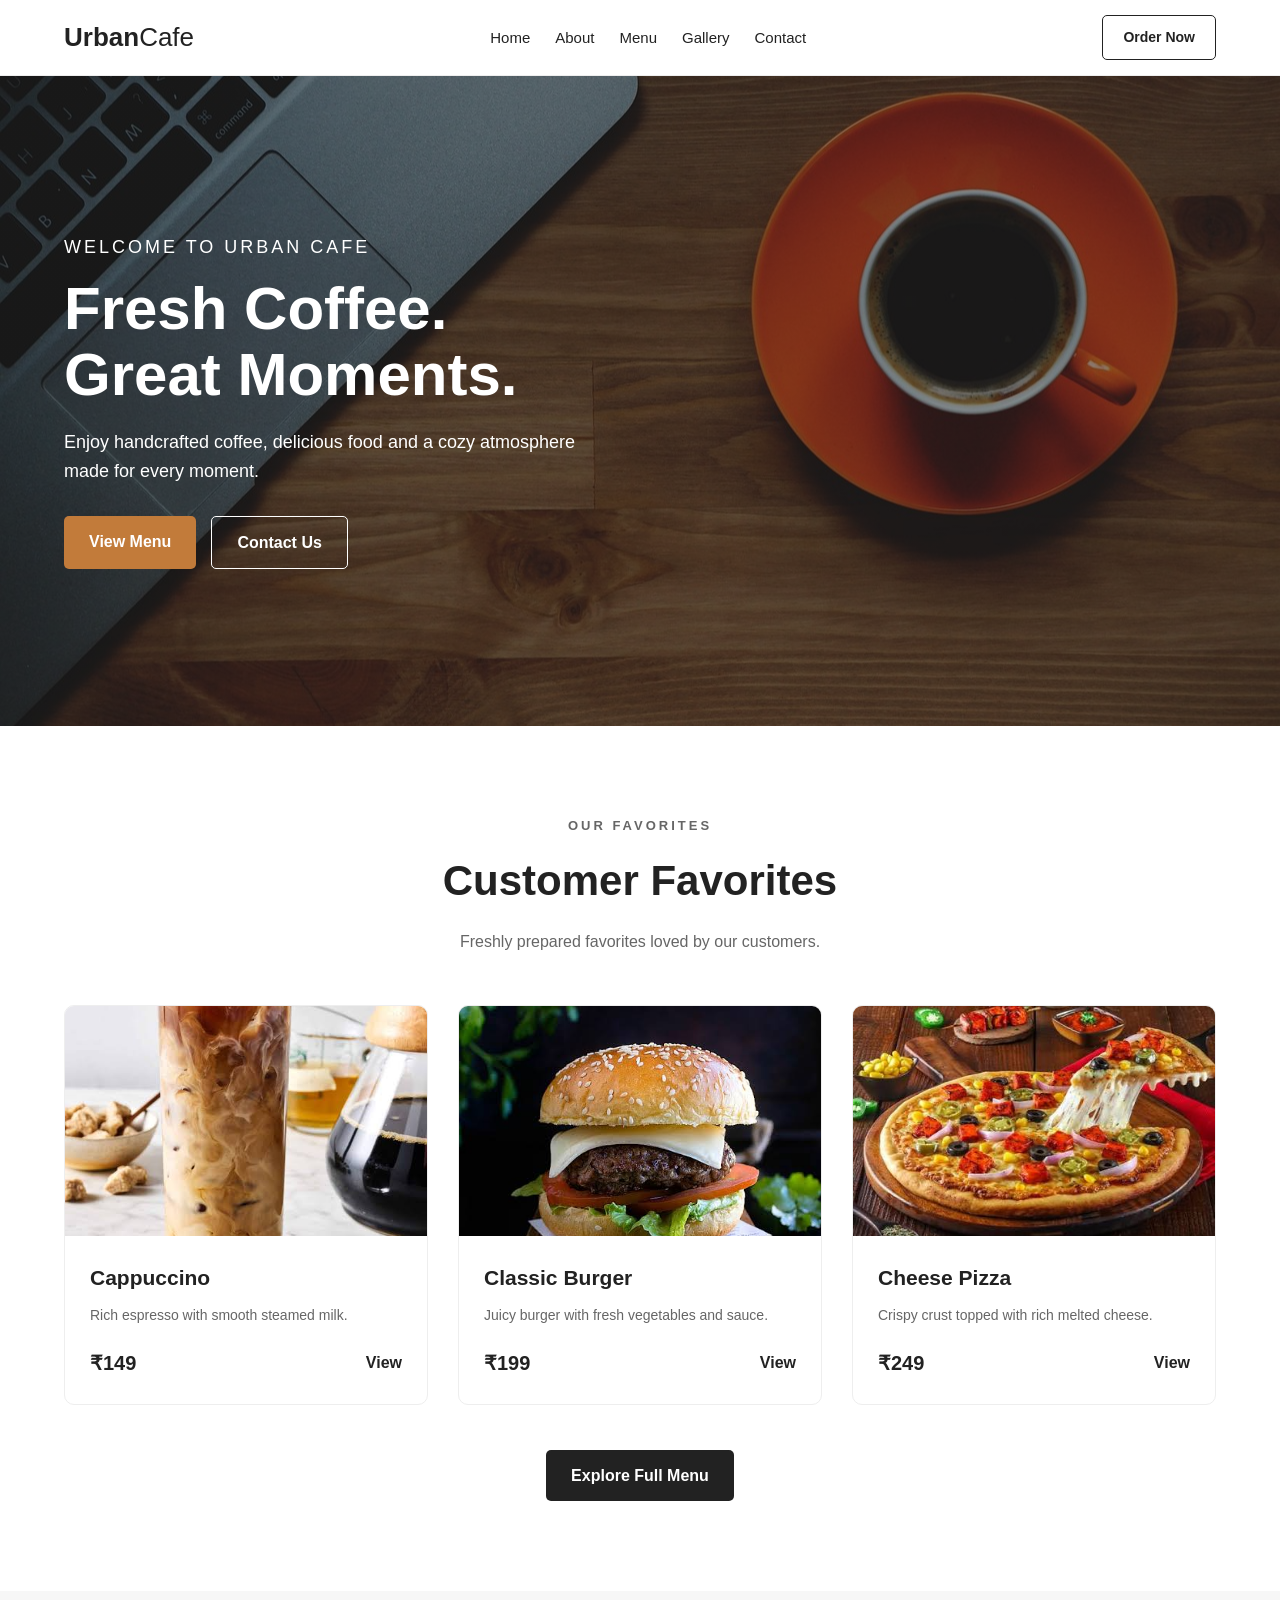
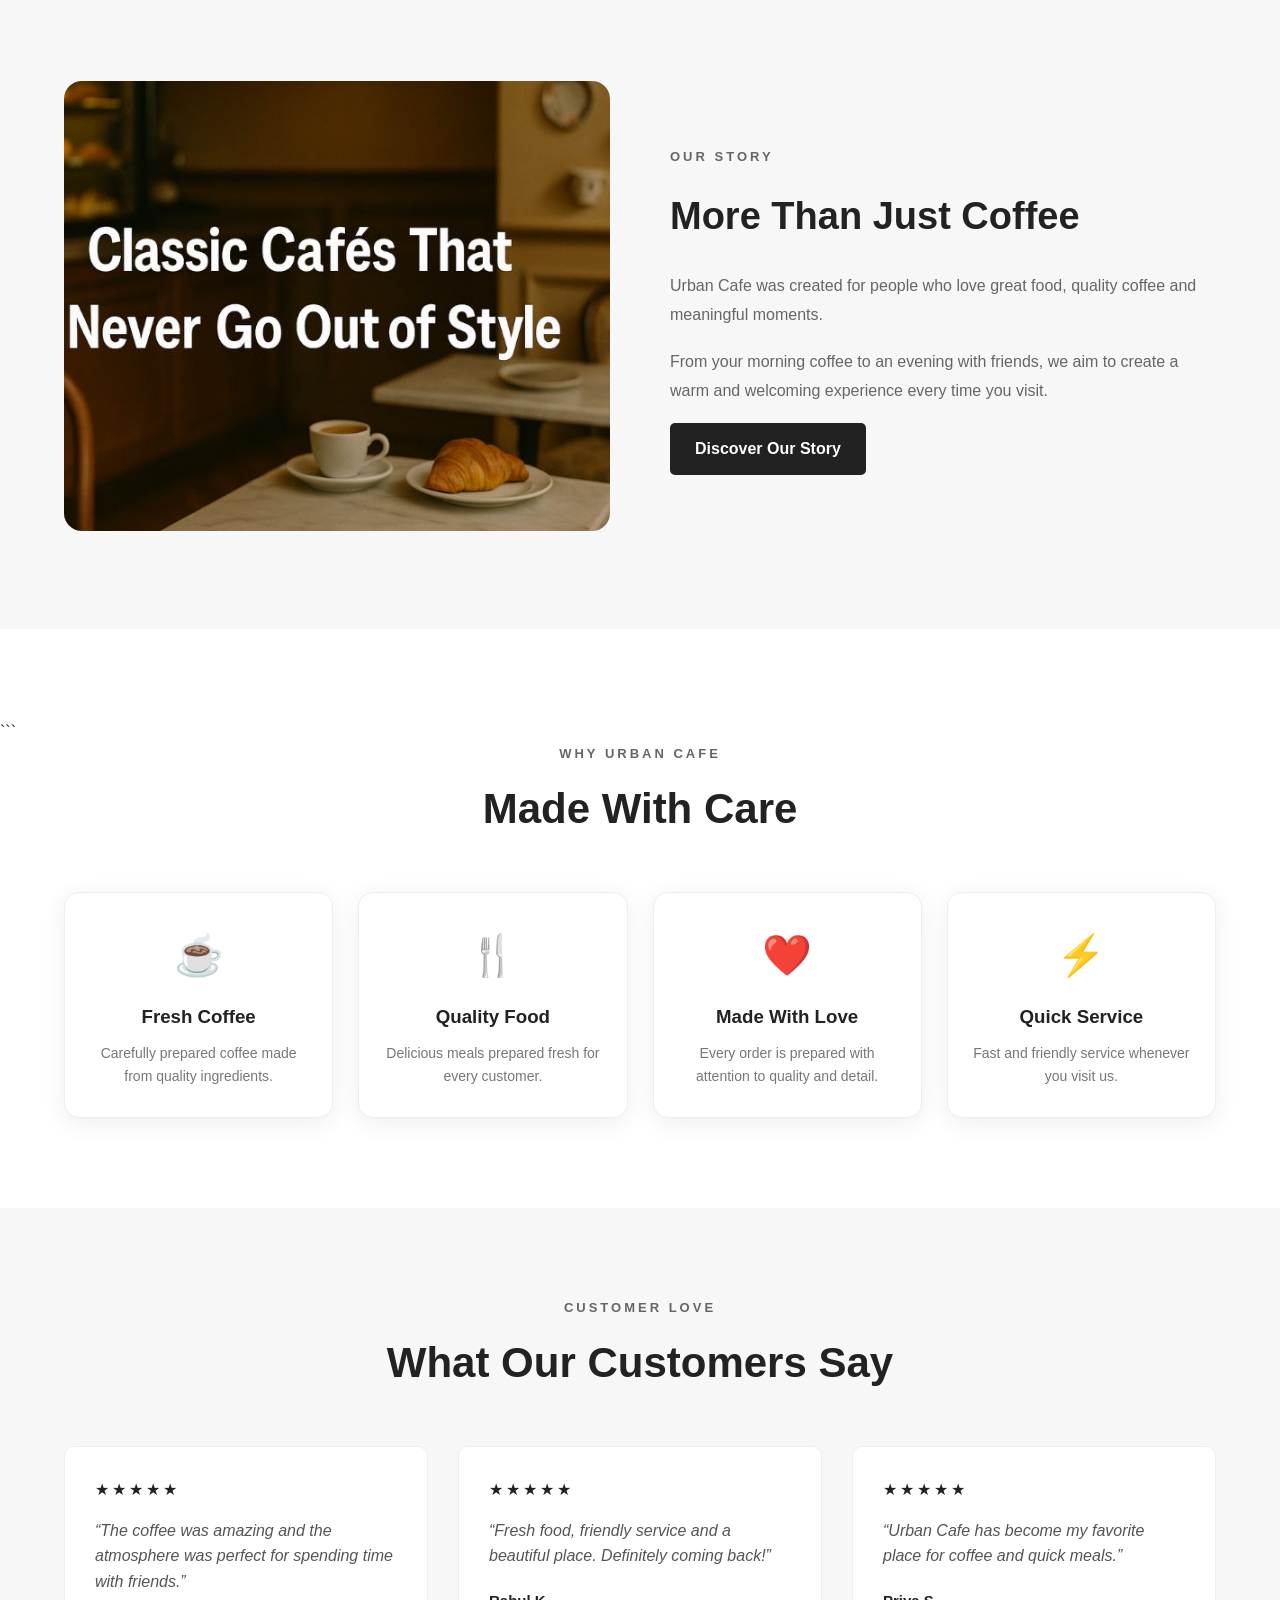
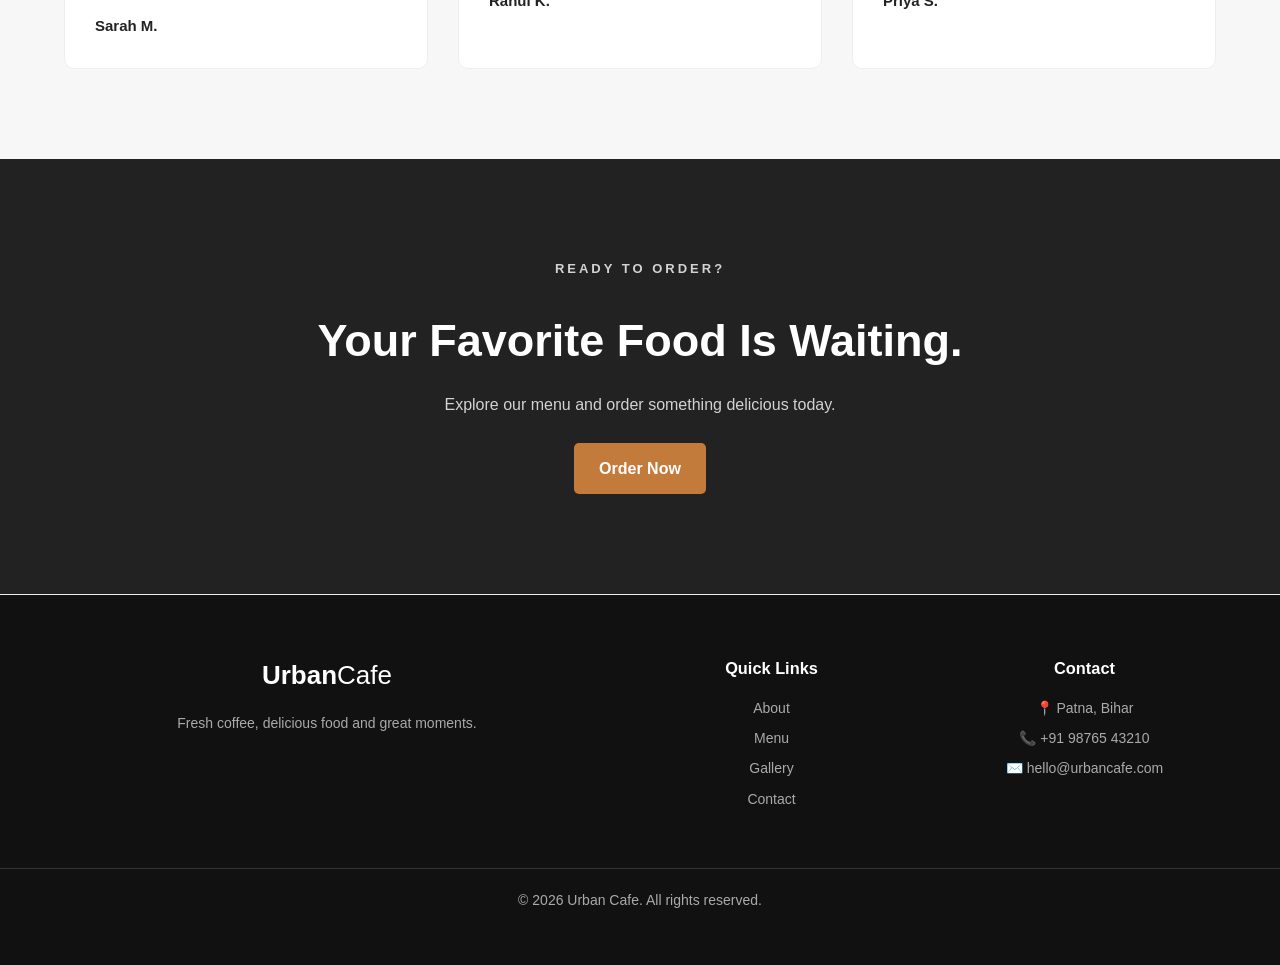
<file: index.html>
<!DOCTYPE html>

<html lang="en">

<head>


<meta charset="UTF-8">

<meta name="viewport" content="width=device-width, initial-scale=1.0">

<meta name="description"
      content="Urban Cafe - Fresh coffee, delicious food and great moments. Explore our menu and order your favorite food.">

<meta name="keywords"
      content="cafe, coffee shop, restaurant, food, coffee, urban cafe">

<meta name="author" content="Urban Cafe">

<meta property="og:title" content="Urban Cafe | Fresh Coffee & Delicious Food">

<meta
    property="og:description"
    content="Fresh coffee, delicious food and great moments at Urban Cafe."
>

<meta property="og:type" content="website">

<meta property="og:image" content="images/hero.jpg">

<title>Urban Cafe | Fresh Coffee & Delicious Food</title>

<link rel="icon" type="image/png" href="Images/cafe-icon.png">


<link rel="stylesheet" href="CSS/style.css">


</head>

<body>

<!-- =========================
     HEADER
========================= -->

<header class="header">


<div class="container navbar">

    <a href="index.html" class="logo">
        Urban<span>Cafe</span>
    </a>

    <button class="menu-toggle" id="menu-toggle">
    ☰
</button>

    <nav class="nav" id="main-nav">

        <a href="index.html">Home</a>

        <a href="about.html">About</a>

        <a href="menu.html">Menu</a>

        <a href="gallery.html">Gallery</a>

        <a href="contact.html">Contact</a>

    </nav>


    <a href="order.html" class="order-btn">
        Order Now
    </a>

</div>


</header>

<!-- =========================
     MAIN
========================= -->

<main>

<!-- =========================
     HERO
========================= -->

<section class="hero">


<div class="container hero-content">

    <div class="hero-text">

        <p class="subtitle">
            WELCOME TO URBAN CAFE
        </p>


        <h1>
            Fresh Coffee.
            <br>
            Great Moments.
        </h1>


        <p>
            Enjoy handcrafted coffee, delicious food
            and a cozy atmosphere made for every moment.
        </p>


        <div class="hero-buttons">

            <a href="menu.html" class="primary-btn">
                View Menu
            </a>

            <a href="contact.html" class="secondary-btn">
                Contact Us
            </a>

        </div>

    </div>

</div>


</section>

<!-- =========================
     FEATURED PRODUCTS
========================= -->

<section class="section">


<div class="container">

    <div class="section-heading">

        <p class="section-subtitle">
            OUR FAVORITES
        </p>

        <h2>
            Customer Favorites
        </h2>

        <p>
            Freshly prepared favorites loved by our customers.
        </p>

    </div>


    <div class="product-grid">


        <!-- Product 1 -->

        <article class="product-card">

            <div class="product-image">

                <img
                    src="Images/coffee.jpg"
                    alt="Fresh Cappuccino"
                >

            </div>


            <div class="product-content">

                <h3>
                    Cappuccino
                </h3>

                <p>
                    Rich espresso with smooth steamed milk.
                </p>

                <div class="product-bottom">

                    <strong>
                        ₹149
                    </strong>

                    <a href="menu.html">
                        View
                    </a>

                </div>

            </div>

        </article>



        <!-- Product 2 -->

        <article class="product-card">

            <div class="product-image">

                <img
                    src="Images/burger.jpg"
                    alt="Classic Chicken Burger"
                >

            </div>


            <div class="product-content">

                <h3>
                    Classic Burger
                </h3>

                <p>
                    Juicy burger with fresh vegetables and sauce.
                </p>

                <div class="product-bottom">

                    <strong>
                        ₹199
                    </strong>

                    <a href="menu.html">
                        View
                    </a>

                </div>

            </div>

        </article>



        <!-- Product 3 -->

        <article class="product-card">

            <div class="product-image">

                <img
                    src="Images/pizza.jpg"
                    alt="Fresh Cheese Pizza"
                >

            </div>


            <div class="product-content">

                <h3>
                    Cheese Pizza
                </h3>

                <p>
                    Crispy crust topped with rich melted cheese.
                </p>

                <div class="product-bottom">

                    <strong>
                        ₹249
                    </strong>

                    <a href="menu.html">
                        View
                    </a>

                </div>

            </div>

        </article>


    </div>


    <div class="center-button">

        <a href="menu.html" class="primary-dark-btn">
            Explore Full Menu
        </a>

    </div>

</div>


</section>

<!-- =========================
     ABOUT
========================= -->

<section class="about-section">


<div class="container about-grid">


    <div class="about-image">

        <img
            src="Images/about-cafe.jpg"
            alt="Urban Cafe interior"
        >

    </div>


    <div class="about-content">

        <p class="section-subtitle">
            OUR STORY
        </p>

        <h2>
            More Than Just Coffee
        </h2>

        <p>
            Urban Cafe was created for people who love
            great food, quality coffee and meaningful moments.
        </p>

        <p>
            From your morning coffee to an evening with friends,
            we aim to create a warm and welcoming experience
            every time you visit.
        </p>


        <a href="about.html" class="primary-dark-btn">
            Discover Our Story
        </a>

    </div>

</div>


</section>

<!-- =========================
     WHY CHOOSE US
========================= -->

<section class="section">

```
<div class="container">


    <div class="section-heading">

        <p class="section-subtitle">
            WHY URBAN CAFE
        </p>

        <h2>
            Made With Care
        </h2>

    </div>


    <div class="features-grid">


        <div class="feature-card">

            <div class="feature-icon">
                ☕
            </div>

            <h3>
                Fresh Coffee
            </h3>

            <p>
                Carefully prepared coffee made from
                quality ingredients.
            </p>

        </div>



        <div class="feature-card">

            <div class="feature-icon">
                🍴
            </div>

            <h3>
                Quality Food
            </h3>

            <p>
                Delicious meals prepared fresh
                for every customer.
            </p>

        </div>



        <div class="feature-card">

            <div class="feature-icon">
                ❤️
            </div>

            <h3>
                Made With Love
            </h3>

            <p>
                Every order is prepared with attention
                to quality and detail.
            </p>

        </div>



        <div class="feature-card">

            <div class="feature-icon">
                ⚡
            </div>

            <h3>
                Quick Service
            </h3>

            <p>
                Fast and friendly service whenever
                you visit us.
            </p>

        </div>


    </div>

</div>


</section>

<!-- =========================
     TESTIMONIALS
========================= -->

<section class="testimonial-section">


<div class="container">


    <div class="section-heading">

        <p class="section-subtitle">
            CUSTOMER LOVE
        </p>

        <h2>
            What Our Customers Say
        </h2>

    </div>


    <div class="testimonial-grid">


        <article class="testimonial-card">

            <div class="stars">
                ★★★★★
            </div>

            <p>
                “The coffee was amazing and the atmosphere
                was perfect for spending time with friends.”
            </p>

            <h4>
                Sarah M.
            </h4>

        </article>



        <article class="testimonial-card">

            <div class="stars">
                ★★★★★
            </div>

            <p>
                “Fresh food, friendly service and a beautiful
                place. Definitely coming back!”
            </p>

            <h4>
                Rahul K.
            </h4>

        </article>



        <article class="testimonial-card">

            <div class="stars">
                ★★★★★
            </div>

            <p>
                “Urban Cafe has become my favorite place
                for coffee and quick meals.”
            </p>

            <h4>
                Priya S.
            </h4>

        </article>


    </div>

</div>


</section>

<!-- =========================
     CTA
========================= -->

<section class="cta-section">


<div class="container cta-content">

    <p class="section-subtitle">
        READY TO ORDER?
    </p>

    <h2>
        Your Favorite Food Is Waiting.
    </h2>

    <p>
        Explore our menu and order something delicious today.
    </p>

    <a href="order.html" class="primary-btn">
        Order Now
    </a>

</div>


</section>

</main>

<!-- =========================
     FOOTER
========================= -->

<footer class="footer">


<div class="container footer-grid">


    <div>

        <a href="index.html" class="logo">
            Urban<span>Cafe</span>
        </a>

        <p>
            Fresh coffee, delicious food and great moments.
        </p>

    </div>


    <div>

        <h3>
            Quick Links
        </h3>

        <a href="about.html">About</a>

        <a href="menu.html">Menu</a>

        <a href="gallery.html">Gallery</a>

        <a href="contact.html">Contact</a>

    </div>


    <div>

        <h3>
            Contact
        </h3>

        <p>
            📍 Patna, Bihar
        </p>

        <p>
            📞 +91 98765 43210
        </p>

        <p>
            ✉️ hello@urbancafe.com
        </p>

    </div>


</div>


<div class="footer-bottom">

    <p>
        © 2026 Urban Cafe. All rights reserved.
    </p>

</div>


</footer>

<button id="back-to-top" aria-label="Back to top">↑</button>

<script src="js/main.js"></script>

</body>

</html>
</file>
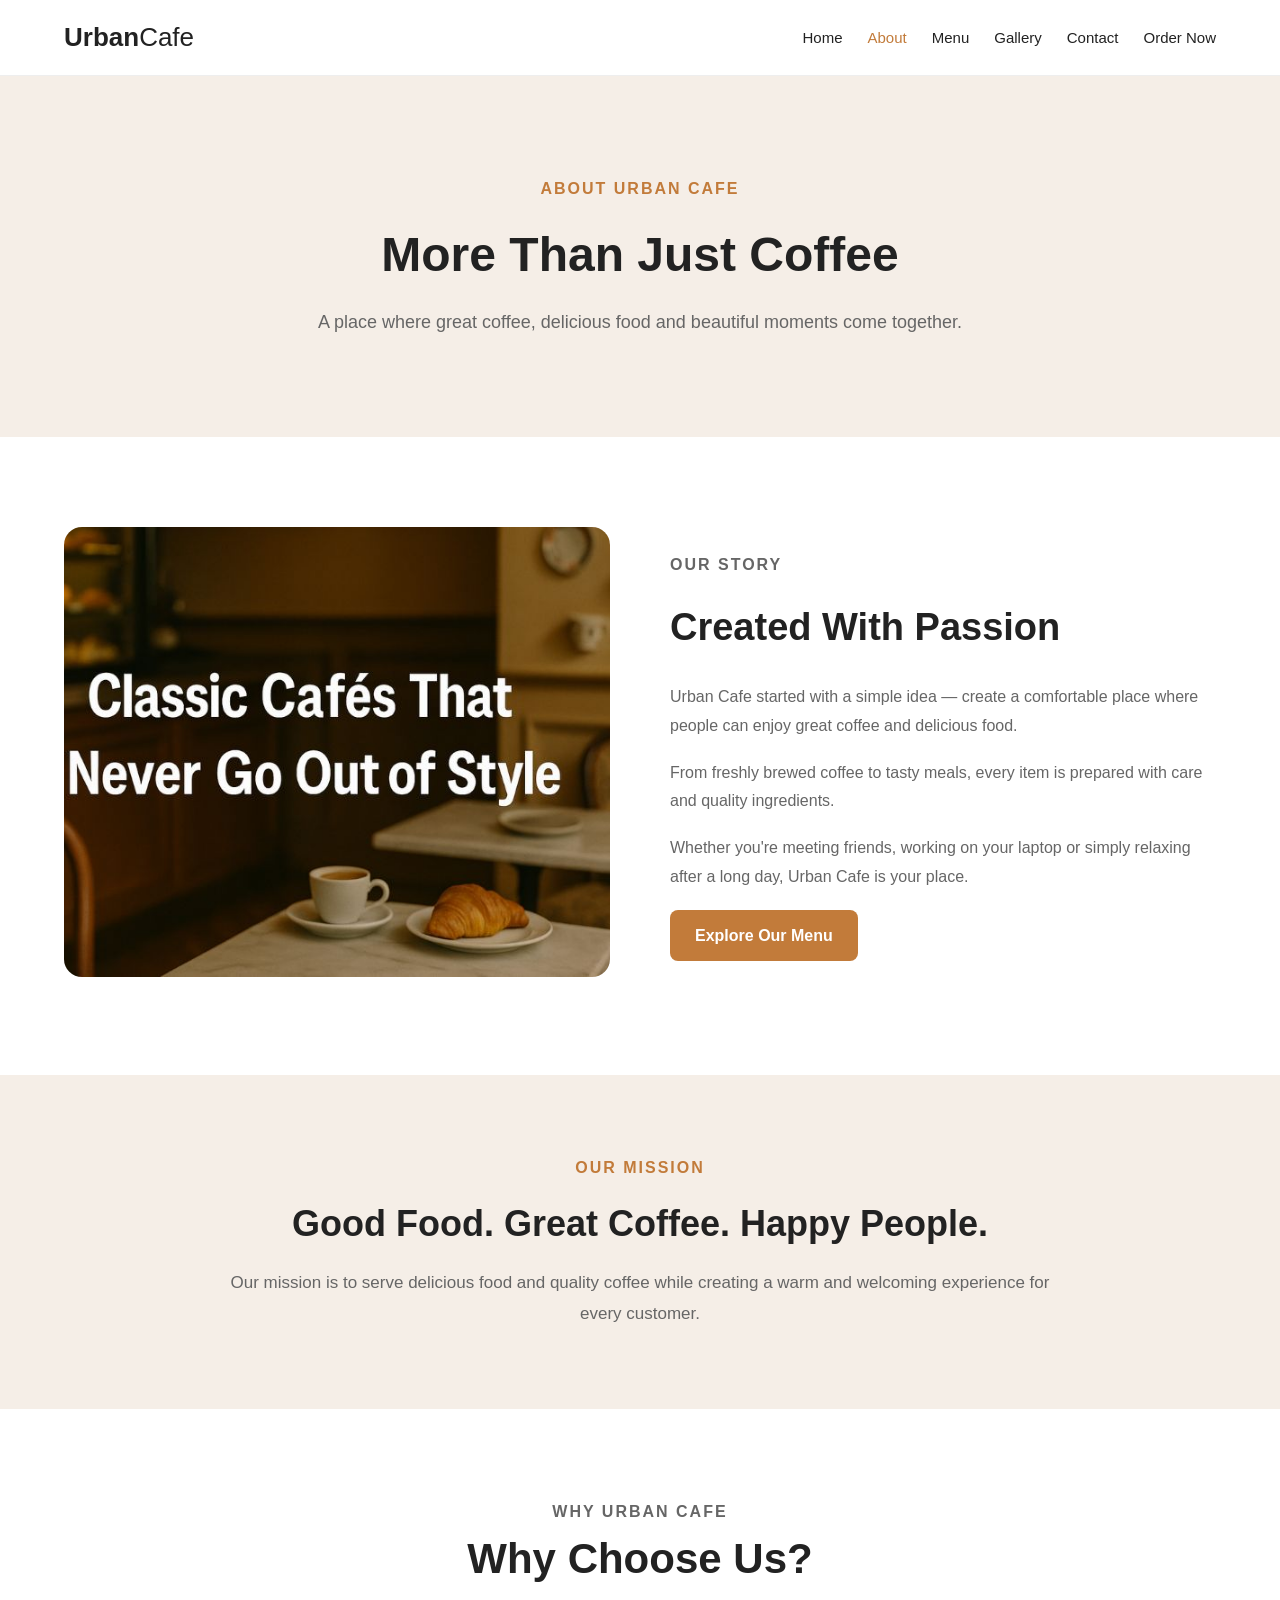
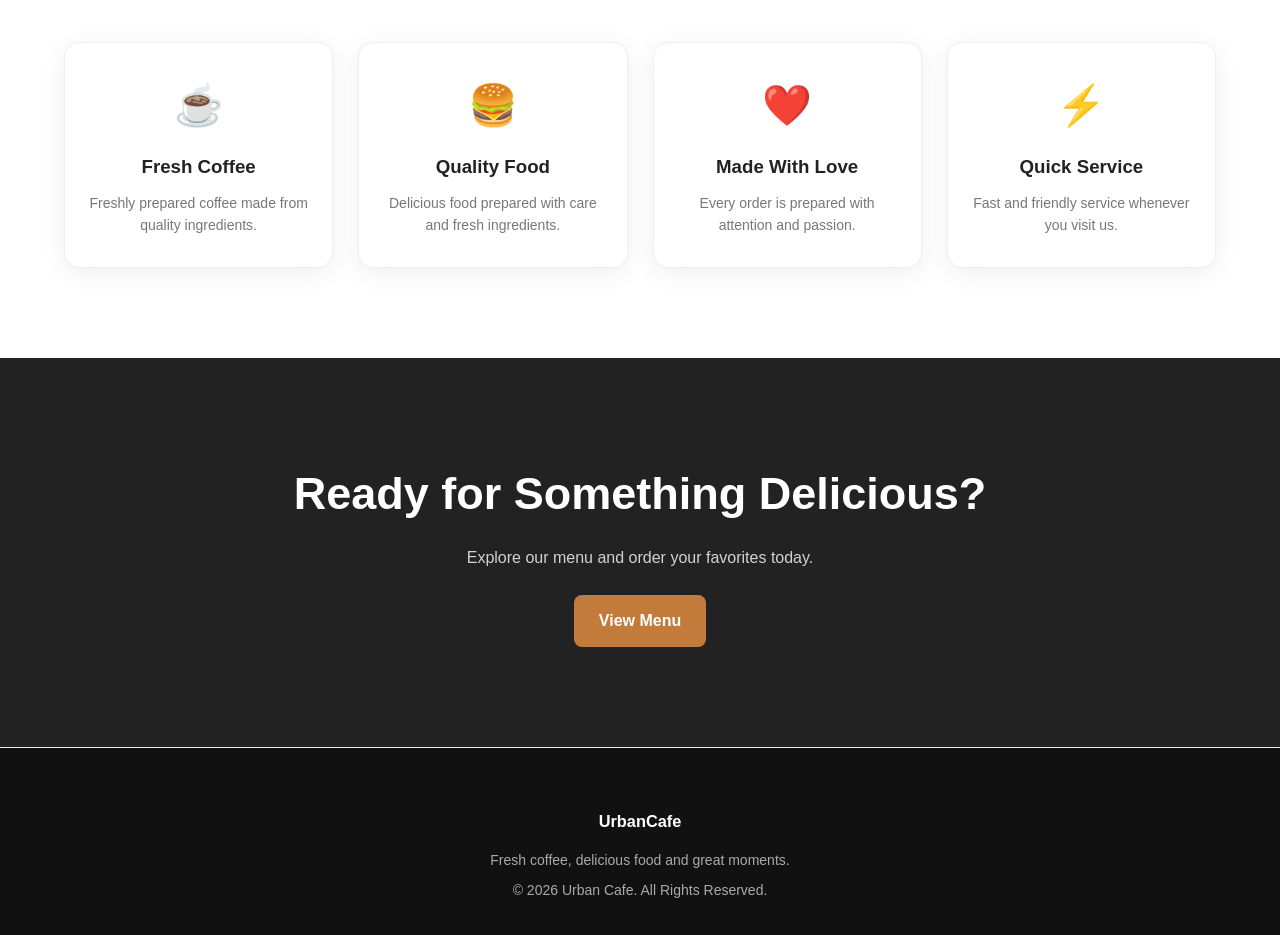
<file: about.html>
<!DOCTYPE html>
<html lang="en">

<head>
    <meta charset="UTF-8">
    <meta name="viewport" content="width=device-width, initial-scale=1.0">

    <title>About Us | Urban Cafe</title>

    <meta name="description"
        content="Learn more about Urban Cafe, our story, our passion for fresh coffee and delicious food.">

    <link rel="icon" type="image/png" href="Images/cafe-icon.png">

    <link rel="stylesheet" href="CSS/style.css">
</head>

<body>

    <!-- HEADER -->

    <header class="header">

        <div class="container navbar">

            <a href="index.html" class="logo">
                Urban<span>Cafe</span>
            </a>

            <button class="menu-toggle" id="menu-toggle">
    ☰
            </button>

            <nav class="nav" id="main-nav">

                <a href="index.html">Home</a>

                <a href="about.html" class="active-nav">
                    About
                </a>

                <a href="menu.html">
                    Menu
                </a>

                <a href="gallery.html">
                    Gallery
                </a>

                <a href="contact.html">
                    Contact
                </a>

                <a href="order.html">
                    Order Now
                </a>

            </nav>

        </div>

    </header>


    <!-- ABOUT HERO -->

    <section class="about-hero">

        <div class="container">

            <p class="section-tag">
                ABOUT URBAN CAFE
            </p>

            <h1>
                More Than Just Coffee
            </h1>

            <p>
                A place where great coffee, delicious food
                and beautiful moments come together.
            </p>

        </div>

    </section>


    <!-- OUR STORY -->

    <section class="about-story reveal">

        <div class="container about-story-grid">

            <div class="about-image">

                <img
                    src="Images/about-cafe.jpg"
                    alt="Urban Cafe interior">

            </div>


            <div class="about-content">

                <p class="section-tag">
                    OUR STORY
                </p>

                <h2>
                    Created With Passion
                </h2>

                <p>
                    Urban Cafe started with a simple idea —
                    create a comfortable place where people
                    can enjoy great coffee and delicious food.
                </p>

                <p>
                    From freshly brewed coffee to tasty meals,
                    every item is prepared with care and quality
                    ingredients.
                </p>

                <p>
                    Whether you're meeting friends, working on
                    your laptop or simply relaxing after a long
                    day, Urban Cafe is your place.
                </p>

                <a href="menu.html" class="btn primary-btn">
                    Explore Our Menu
                </a>

            </div>

        </div>

    </section>


    <!-- MISSION -->

    <section class="mission-section reveal">

        <div class="container mission-box">

            <p class="section-tag">
                OUR MISSION
            </p>

            <h2>
                Good Food. Great Coffee. Happy People.
            </h2>

            <p>
                Our mission is to serve delicious food and
                quality coffee while creating a warm and
                welcoming experience for every customer.
            </p>

        </div>

    </section>


    <!-- WHY CHOOSE US -->

    <section class="why-section reveal">

        <div class="container">

            <div class="section-heading">

                <p class="section-tag">
                    WHY URBAN CAFE
                </p>

                <h2>
                    Why Choose Us?
                </h2>

            </div>


            <div class="features-grid">

                <div class="feature-card">

                    <div class="feature-icon">
                        ☕
                    </div>

                    <h3>
                        Fresh Coffee
                    </h3>

                    <p>
                        Freshly prepared coffee made
                        from quality ingredients.
                    </p>

                </div>


                <div class="feature-card">

                    <div class="feature-icon"> 
                        🍔
                    </div>

                    <h3>
                        Quality Food
                    </h3>

                    <p>
                        Delicious food prepared with
                        care and fresh ingredients.
                    </p>

                </div>


                <div class="feature-card">

                    <div class="feature-icon">
                        ❤️
                    </div>

                    <h3>
                        Made With Love
                    </h3>

                    <p>
                        Every order is prepared with
                        attention and passion.
                    </p>

                </div>


                <div class="feature-card">

                    <div class="feature-icon">
                        ⚡
                    </div>

                    <h3>
                        Quick Service
                    </h3>

                    <p>
                        Fast and friendly service
                        whenever you visit us.
                    </p>

                </div>

            </div>

        </div>

    </section>


    <!-- CTA -->

    <section class="cta-section reveal">

        <div class="container">

            <h2>
                Ready for Something Delicious?
            </h2>

            <p>
                Explore our menu and order your favorites today.
            </p>

            <a href="menu.html" class="btn primary-btn">
                View Menu
            </a>

        </div>

    </section>


    <!-- FOOTER -->

    <footer class="footer">

        <div class="container">

            <h3>
                UrbanCafe
            </h3>

            <p>
                Fresh coffee, delicious food and great moments.
            </p>

            <p>
                © 2026 Urban Cafe. All Rights Reserved.
            </p>

        </div>

    </footer>

    <button id="back-to-top" aria-label="Back to top">
    ↑
</button>

<script src="js/main.js"></script>



</body>

</html>
</file>
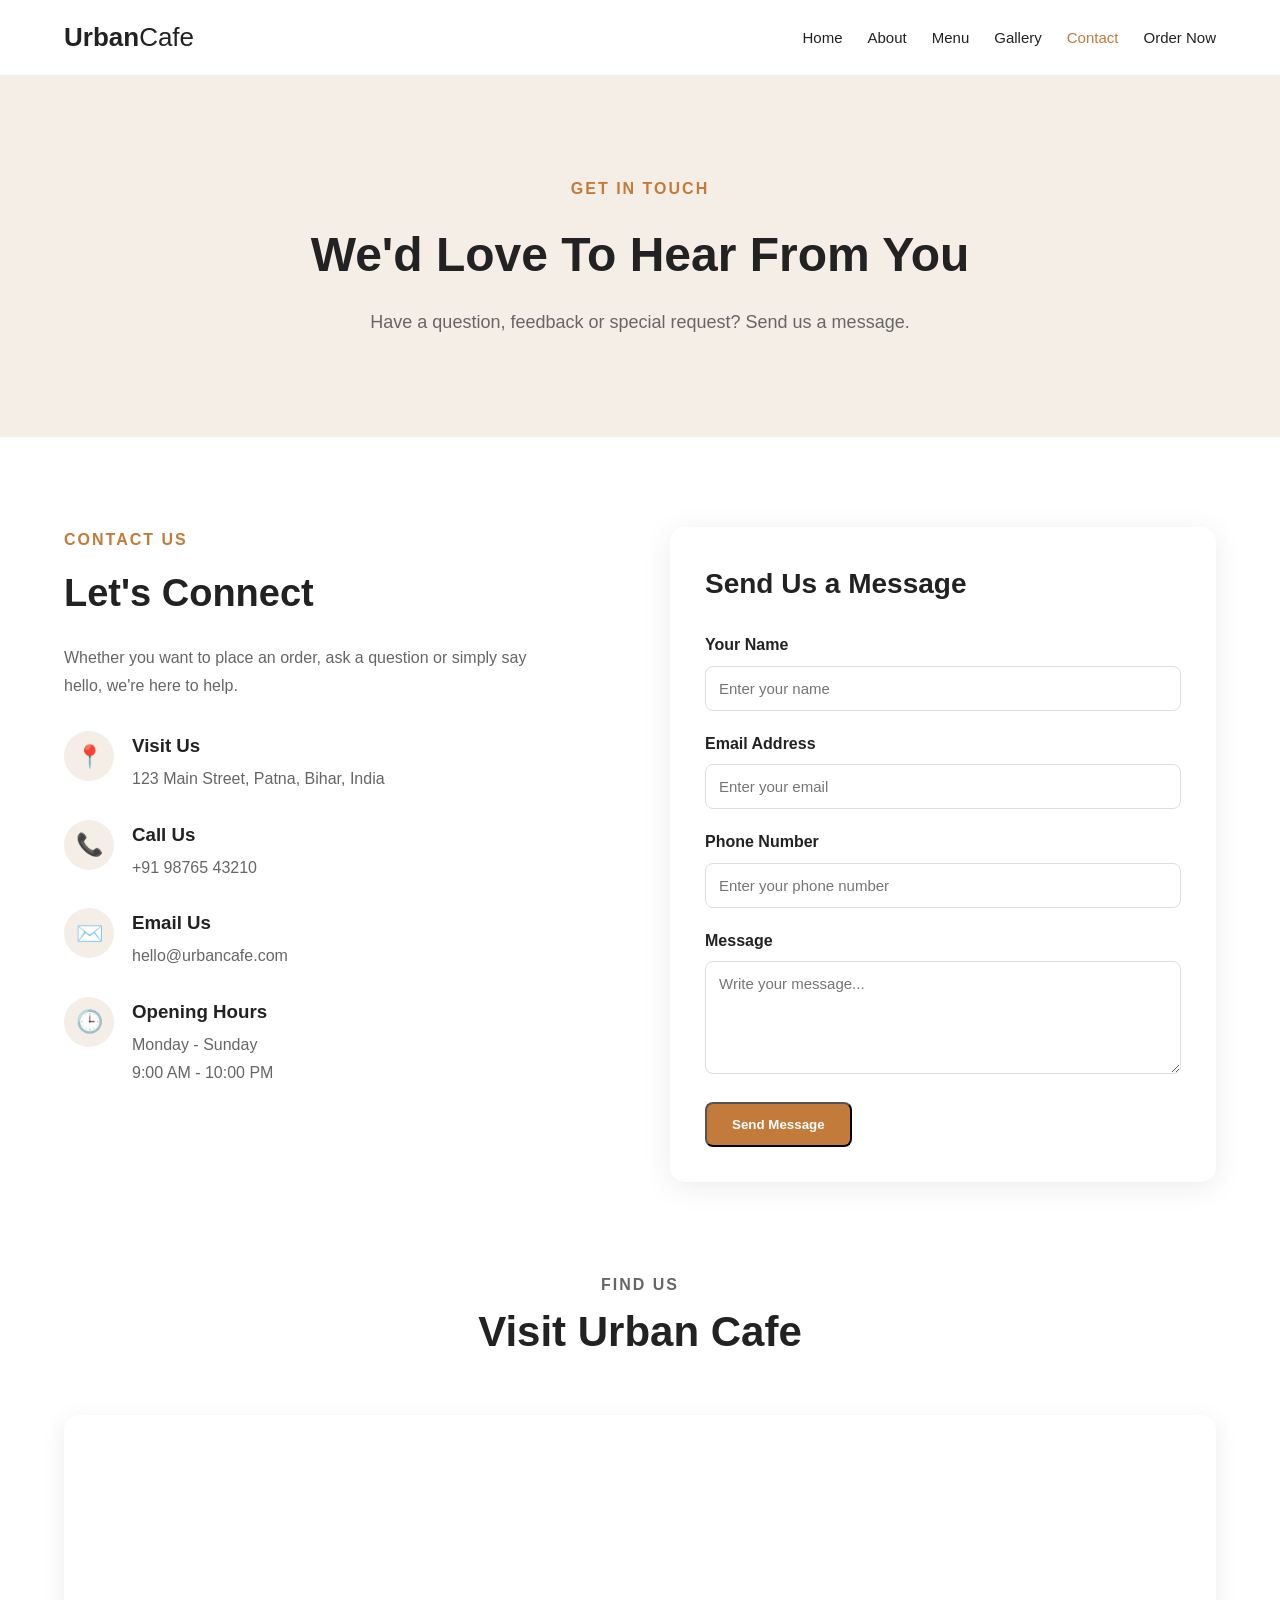
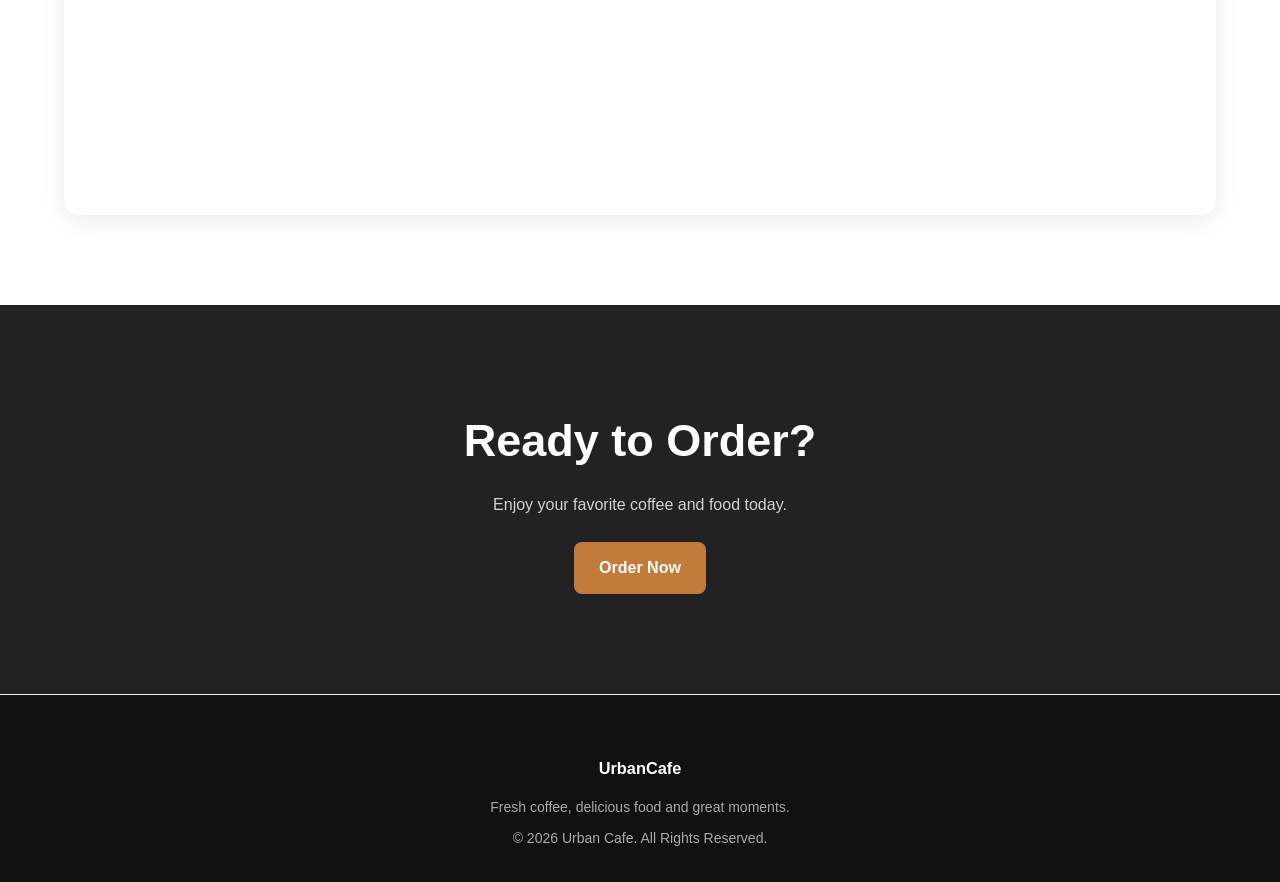
<file: contact.html>
<!DOCTYPE html>
<html lang="en">

<head>

    <meta charset="UTF-8">

    <meta name="viewport"
        content="width=device-width, initial-scale=1.0">

    <title>Contact Us | Urban Cafe</title>

    <meta name="description"
        content="Contact Urban Cafe for reservations, orders and enquiries.">

    <link rel="icon" type="image/png" href="Images/cafe-icon.png">

    <link rel="stylesheet" href="CSS/style.css">

</head>


<body>


    <!-- HEADER -->

    <header class="header">

        <div class="container navbar">

            <a href="index.html" class="logo">
                Urban<span>Cafe</span>
            </a>

            <button class="menu-toggle" id="menu-toggle">
    ☰
</button>


            <nav class="nav" id="main-nav">

                <a href="index.html">
                    Home
                </a>

                <a href="about.html">
                    About
                </a>

                <a href="menu.html">
                    Menu
                </a>

                <a href="gallery.html">
                    Gallery
                </a>

                <a href="contact.html"
                   class="active-nav">
                    Contact
                </a>

                <a href="order.html">
                    Order Now
                </a>

            </nav>

        </div>

    </header>



    <!-- CONTACT HERO -->

    <section class="contact-hero">

        <div class="container">

            <p class="section-tag">
                GET IN TOUCH
            </p>

            <h1>
                We'd Love To Hear From You
            </h1>

            <p>
                Have a question, feedback or special request?
                Send us a message.
            </p>

        </div>

    </section>



    <!-- CONTACT SECTION -->

    <section class="contact-section">

        <div class="container contact-grid">


            <!-- CONTACT INFORMATION -->

            <div class="contact-info">

                <p class="section-tag">
                    CONTACT US
                </p>

                <h2>
                    Let's Connect
                </h2>

                <p class="contact-intro">
                    Whether you want to place an order,
                    ask a question or simply say hello,
                    we're here to help.
                </p>



                <div class="contact-detail">

                    <div class="contact-icon">
                        📍
                    </div>

                    <div>

                        <h3>
                            Visit Us
                        </h3>

                        <p>
                            123 Main Street,
                            Patna, Bihar, India
                        </p>

                    </div>

                </div>



                <div class="contact-detail">

                    <div class="contact-icon">
                        📞
                    </div>

                    <div>

                        <h3>
                            Call Us
                        </h3>

                        <p>
                            +91 98765 43210
                        </p>

                    </div>

                </div>



                <div class="contact-detail">

                    <div class="contact-icon">
                        ✉️
                    </div>

                    <div>

                        <h3>
                            Email Us
                        </h3>

                        <p>
                            hello@urbancafe.com
                        </p>

                    </div>

                </div>



                <div class="contact-detail">

                    <div class="contact-icon">
                        🕒
                    </div>

                    <div>

                        <h3>
                            Opening Hours
                        </h3>

                        <p>
                            Monday - Sunday
                        </p>

                        <p>
                            9:00 AM - 10:00 PM
                        </p>

                    </div>

                </div>

            </div>



            <!-- CONTACT FORM -->

            <div class="contact-form-box">

                <h2>
                    Send Us a Message
                </h2>


                <form id="contact-form">


                    <div class="form-group">

                        <label for="contact-name">
                            Your Name
                        </label>

                        <input
                            type="text"
                            id="contact-name"
                            placeholder="Enter your name"
                            required
                        >

                    </div>



                    <div class="form-group">

                        <label for="contact-email">
                            Email Address
                        </label>

                        <input
                            type="email"
                            id="contact-email"
                            placeholder="Enter your email"
                            required
                        >

                    </div>



                    <div class="form-group">

                        <label for="contact-phone">
                            Phone Number
                        </label>

                        <input
                            type="tel"
                            id="contact-phone"
                            placeholder="Enter your phone number"
                        >

                    </div>



                    <div class="form-group">

                        <label for="contact-message">
                            Message
                        </label>

                        <textarea
                            id="contact-message"
                            rows="5"
                            placeholder="Write your message..."
                            required
                        ></textarea>

                    </div>



                    <button
                        type="submit"
                        class="btn primary-btn">

                        Send Message

                    </button>


                </form>

            </div>

        </div>

    </section>



    <!-- MAP -->

    <section class="map-section">

        <div class="container">

            <div class="section-heading">

                <p class="section-tag">
                    FIND US
                </p>

                <h2>
                    Visit Urban Cafe
                </h2>

            </div>


            <div class="map-container">

                <iframe
                    src="https://www.google.com/maps?q=Patna,Bihar,India&output=embed"
                    width="100%"
                    height="400"
                    style="border:0;"
                    allowfullscreen=""
                    loading="lazy">
                </iframe>

            </div>

        </div>

    </section>



    <!-- CTA -->

    <section class="cta-section">

        <div class="container">

            <h2>
                Ready to Order?
            </h2>

            <p>
                Enjoy your favorite coffee and food today.
            </p>

            <a href="order.html"
               class="btn primary-btn">

                Order Now

            </a>

        </div>

    </section>



    <!-- FOOTER -->

    <footer class="footer">

        <div class="container">

            <h3>
                UrbanCafe
            </h3>

            <p>
                Fresh coffee, delicious food and great moments.
            </p>

            <p>
                © 2026 Urban Cafe. All Rights Reserved.
            </p>

        </div>

    </footer>



    <!-- CONTACT FORM JAVASCRIPT -->

    <script>

        const contactForm =
            document.getElementById("contact-form");


        contactForm.addEventListener(
            "submit",
            function(event) {

                event.preventDefault();

                const name =
                    document.getElementById(
                        "contact-name"
                    ).value;

                alert(
                    `Thank you ${name}! Your message has been received.`
                );

                contactForm.reset();

            }
        );

    </script>
                    <script src="js/main.js"></script>

</body>

</html>
</file>
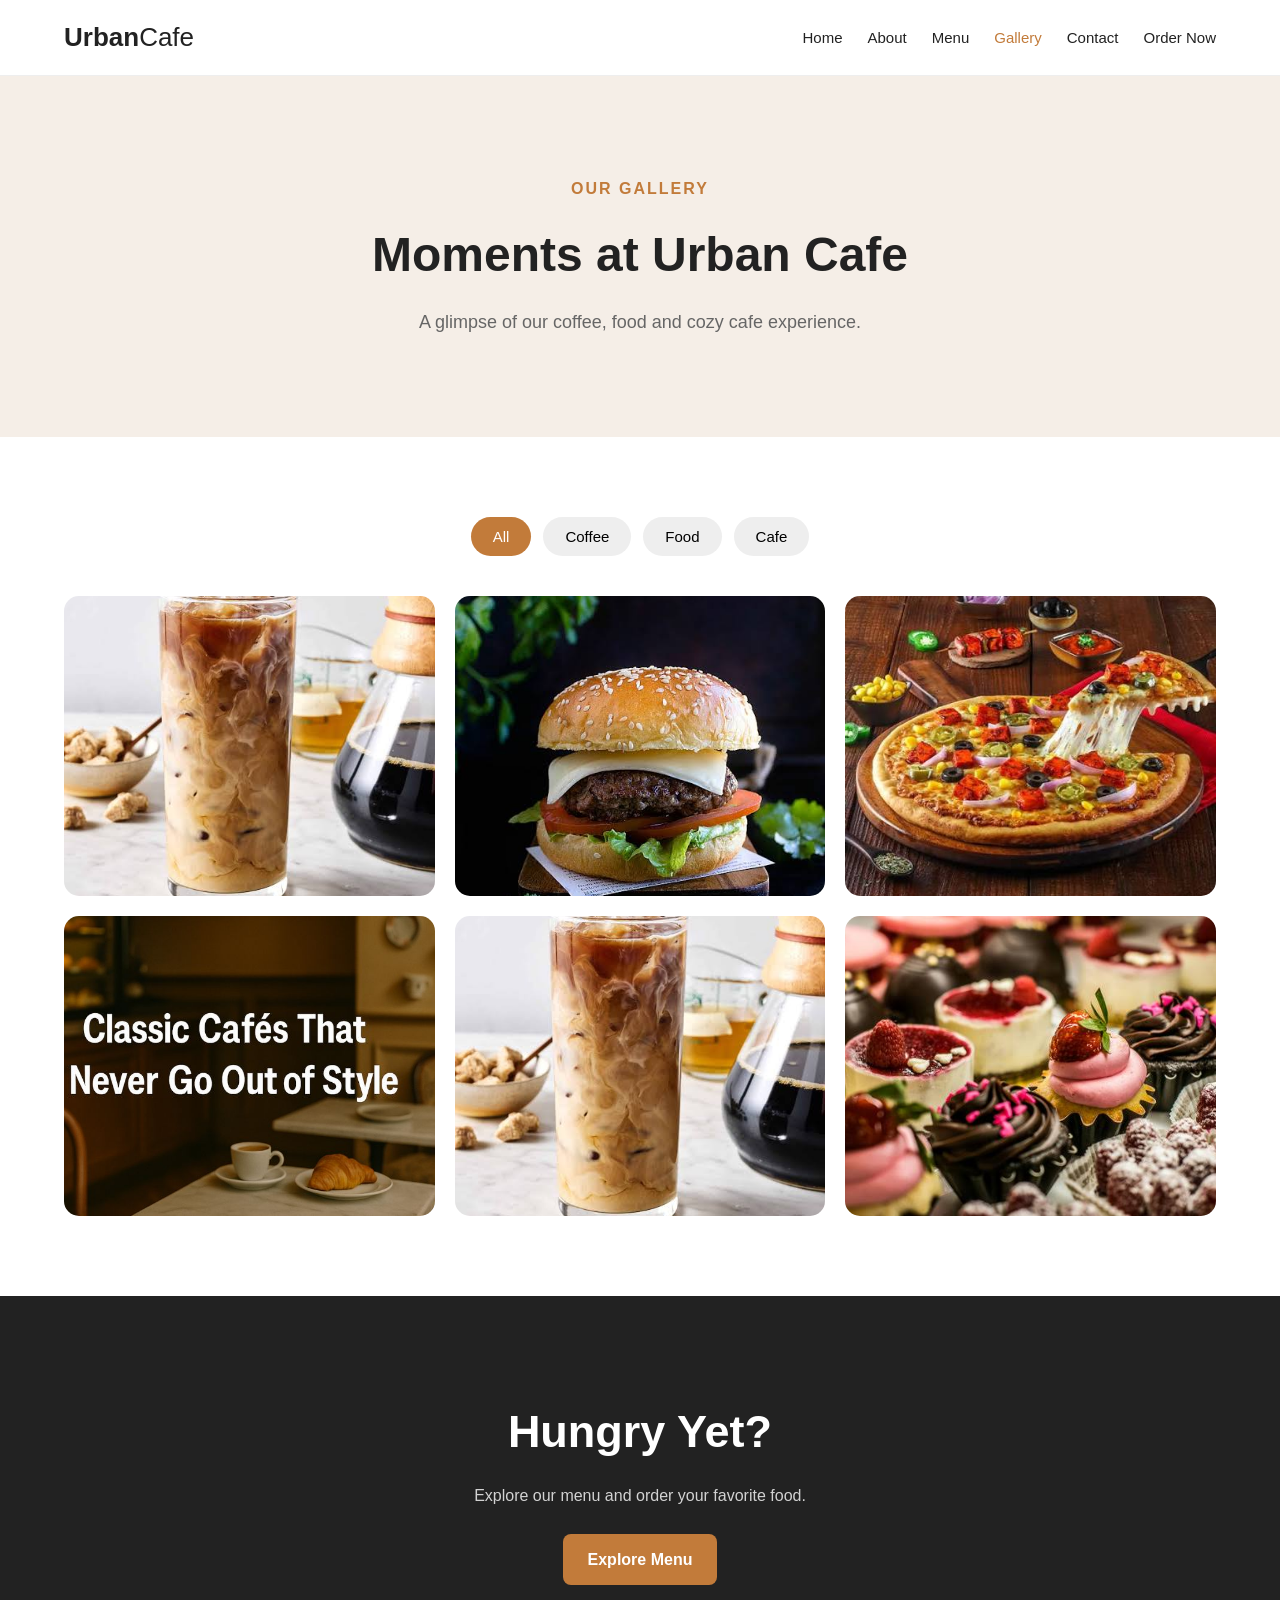
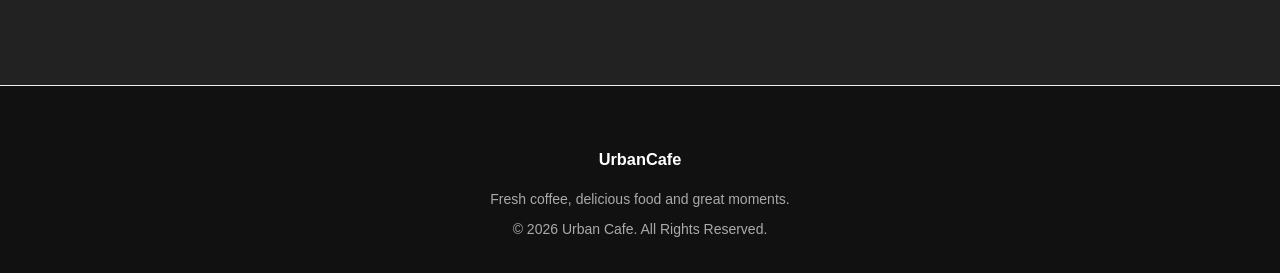
<file: gallery.html>
<!DOCTYPE html>
<html lang="en">

<head>
    <meta charset="UTF-8">
    <meta name="viewport" content="width=device-width, initial-scale=1.0">

    <title>Gallery | Urban Cafe</title>

    <meta name="description"
        content="Explore the Urban Cafe gallery featuring coffee, food and cafe moments.">

    <link rel="icon" type="image/png" href="Images/cafe-icon.png">


    <link rel="stylesheet" href="CSS/style.css">
</head>

<body>

    <!-- HEADER -->

    <header class="header">

        <div class="container navbar">

            <a href="index.html" class="logo">
                Urban<span>Cafe</span>
            </a>

            <button class="menu-toggle" id="menu-toggle">
    ☰
</button>

            <nav class="nav" id="main-nav">
                <a href="index.html">Home</a>
                <a href="about.html">About</a>
                <a href="menu.html">Menu</a>
                <a href="gallery.html" class="active-nav">Gallery</a>
                <a href="contact.html">Contact</a>
                <a href="order.html">Order Now</a>
            </nav>

        </div>

    </header>


    <!-- GALLERY HERO -->

    <section class="gallery-hero">

        <div class="container">

            <p class="section-tag">
                OUR GALLERY
            </p>

            <h1>
                Moments at Urban Cafe
            </h1>

            <p>
                A glimpse of our coffee, food and cozy cafe experience.
            </p>

        </div>

    </section>


    <!-- GALLERY -->

    <section class="gallery-section">

        <div class="container">

            <!-- FILTER BUTTONS -->

            <div class="gallery-filters">

                <button class="gallery-filter active" data-filter="all">
                    All
                </button>

                <button class="gallery-filter" data-filter="coffee">
                    Coffee
                </button>

                <button class="gallery-filter" data-filter="food">
                    Food
                </button>

                <button class="gallery-filter" data-filter="cafe">
                    Cafe
                </button>

            </div>


            <!-- IMAGE GRID -->

            <div class="gallery-grid">

                <div class="gallery-item" data-category="coffee">

                    <img
                        src="Images/coffee.jpg"
                        alt="Fresh coffee at Urban Cafe"
                    >

                    <div class="gallery-overlay">
                        <h3>Fresh Coffee</h3>
                        <p>Freshly brewed every day</p>
                    </div>

                </div>


                <div class="gallery-item" data-category="food">

                    <img
                        src="Images/burger.jpg"
                        alt="Classic burger"
                    >

                    <div class="gallery-overlay">
                        <h3>Classic Burger</h3>
                        <p>Fresh and delicious</p>
                    </div>

                </div>


                <div class="gallery-item" data-category="food">

                    <img
                        src="Images/pizza.jpg"
                        alt="Cheese pizza"
                    >

                    <div class="gallery-overlay">
                        <h3>Cheese Pizza</h3>
                        <p>Hot and cheesy</p>
                    </div>

                </div>


                <div class="gallery-item" data-category="cafe">

                    <img
                        src="Images/about-cafe.jpg"
                        alt="Urban Cafe interior"
                    >

                    <div class="gallery-overlay">
                        <h3>Our Cafe</h3>
                        <p>A cozy place to relax</p>
                    </div>

                </div>


                <div class="gallery-item" data-category="coffee">

                    <img
                        src="Images/coffee.jpg"
                        alt="Cappuccino"
                    >

                    <div class="gallery-overlay">
                        <h3>Cappuccino</h3>
                        <p>Rich and creamy</p>
                    </div>

                </div>


                <div class="gallery-item" data-category="food">

                    <img
                        src="Images/dessert.jpg"
                        alt="Chocolate dessert"
                    >

                    <div class="gallery-overlay">
                        <h3>Chocolate Dessert</h3>
                        <p>Perfect for sweet lovers</p>
                    </div>

                </div>

            </div>

        </div>

    </section>


    <!-- CTA -->

    <section class="cta-section">

        <div class="container">

            <h2>
                Hungry Yet?
            </h2>

            <p>
                Explore our menu and order your favorite food.
            </p>

            <a href="menu.html" class="btn primary-btn">
                Explore Menu
            </a>

        </div>

    </section>


    <!-- FOOTER -->

    <footer class="footer">

        <div class="container">

            <h3>UrbanCafe</h3>

            <p>
                Fresh coffee, delicious food and great moments.
            </p>

            <p>
                © 2026 Urban Cafe. All Rights Reserved.
            </p>

        </div>

    </footer>


    <!-- GALLERY JAVASCRIPT -->

    <script>

        const filterButtons =
            document.querySelectorAll(".gallery-filter");

        const galleryItems =
            document.querySelectorAll(".gallery-item");


        filterButtons.forEach(button => {

            button.addEventListener("click", () => {

                const filter =
                    button.dataset.filter;


                filterButtons.forEach(btn => {
                    btn.classList.remove("active");
                });

                button.classList.add("active");


                galleryItems.forEach(item => {

                    const category =
                        item.dataset.category;


                    if (
                        filter === "all" ||
                        category === filter
                    ) {

                        item.style.display = "block";

                    } else {

                        item.style.display = "none";

                    }

                });

            });

        });

    </script>

    <script src="js/main.js"></script>

</body>

</html>
</file>
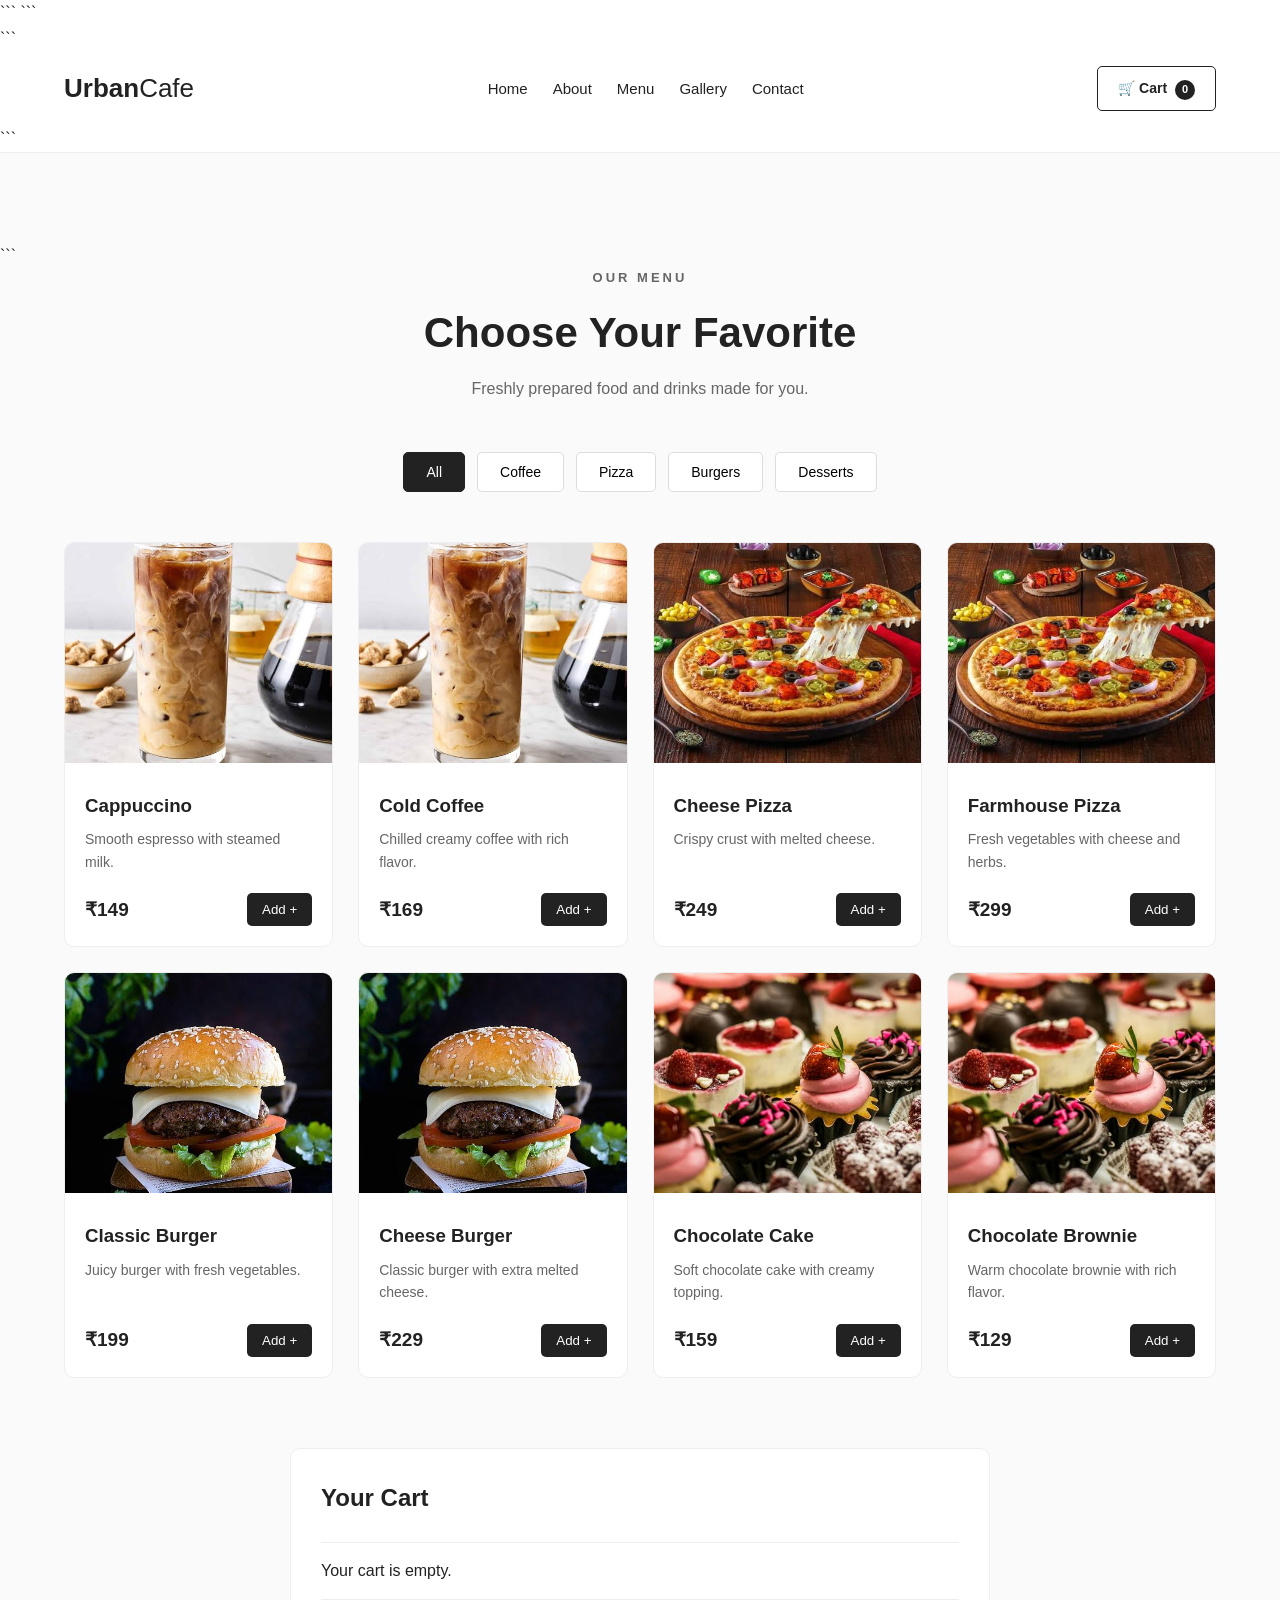
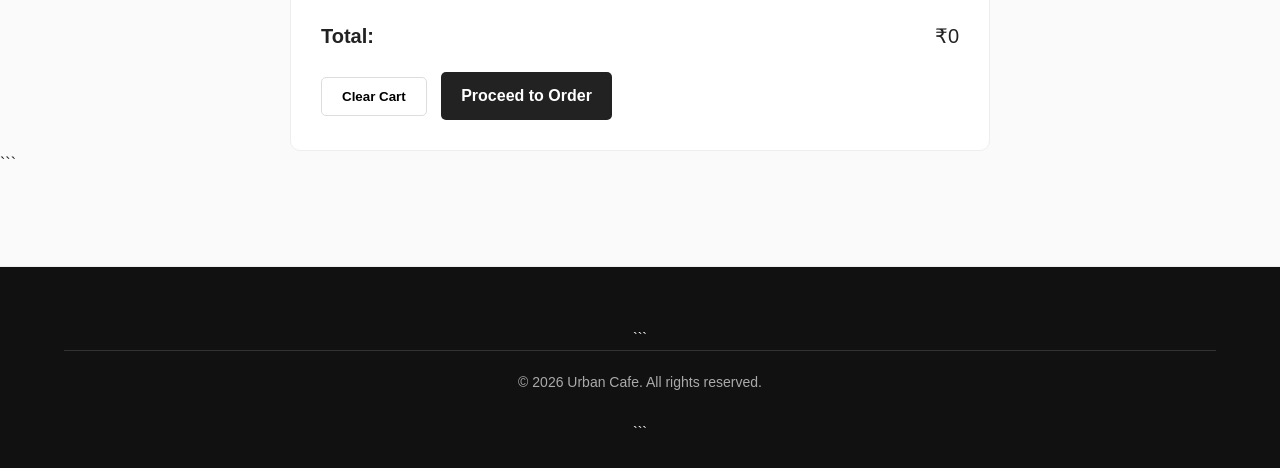
<file: menu.html>
<!DOCTYPE html>

<html lang="en">

<head>

```
<meta charset="UTF-8">

<meta name="viewport" content="width=device-width, initial-scale=1.0">

<meta name="description"
      content="Explore Urban Cafe menu including coffee, pizza, burgers and desserts.">

    <title>Menu | Coffee, Pizza, Burgers & Desserts | Urban Cafe</title>

<link rel="icon" type="image/png" href="Images/cafe-icon.png">


<link rel="stylesheet" href="CSS/style.css">
```

</head>

<body>

<!-- HEADER -->

<header class="header">

```
<div class="container navbar">

    <a href="index.html" class="logo">
        Urban<span>Cafe</span>
    </a>

    <button class="menu-toggle" id="menu-toggle">
    ☰
</button>


    <nav class="nav" id="main-nav">

        <a href="index.html">Home</a>

        <a href="about.html">About</a>

        <a href="menu.html">Menu</a>

        <a href="gallery.html">Gallery</a>

        <a href="contact.html">Contact</a>

    </nav>


    <a href="order.html" class="order-btn">

        🛒 Cart
        <span id="cart-count">0</span>

    </a>

</div>
```

</header>

<!-- MENU -->

<main>

<section class="menu-section">

```
<div class="container">


    <div class="section-heading">

        <p class="section-subtitle">
            OUR MENU
        </p>

        <h1>
            Choose Your Favorite
        </h1>

        <p>
            Freshly prepared food and drinks made for you.
        </p>

    </div>



    <!-- CATEGORY FILTER -->

    <div class="category-buttons">

        <button
            class="category-btn active"
            data-category="all">
            All
        </button>

        <button
            class="category-btn"
            data-category="coffee">
            Coffee
        </button>

        <button
            class="category-btn"
            data-category="pizza">
            Pizza
        </button>

        <button
            class="category-btn"
            data-category="burger">
            Burgers
        </button>

        <button
            class="category-btn"
            data-category="dessert">
            Desserts
        </button>

    </div>



    <!-- PRODUCTS -->

    <div class="menu-grid" id="menu-container">


        <!-- Coffee -->

        <article
            class="menu-card"
            data-category="coffee">

            <img
                src="Images/coffee.jpg"
                alt="Cappuccino">

            <div class="menu-card-content">

                <h3>
                    Cappuccino
                </h3>

                <p>
                    Smooth espresso with steamed milk.
                </p>

                <div class="menu-price">

                    <strong>
                        ₹149
                    </strong>

                    <button
                        class="add-cart"
                        data-name="Cappuccino"
                        data-price="149">
                        Add +
                    </button>

                </div>

            </div>

        </article>



        <article
            class="menu-card"
            data-category="coffee">

            <img
                src="Images/coffee.jpg"
                alt="Cold Coffee">

            <div class="menu-card-content">

                <h3>
                    Cold Coffee
                </h3>

                <p>
                    Chilled creamy coffee with rich flavor.
                </p>

                <div class="menu-price">

                    <strong>
                        ₹169
                    </strong>

                    <button
                        class="add-cart"
                        data-name="Cold Coffee"
                        data-price="169">
                        Add +
                    </button>

                </div>

            </div>

        </article>



        <!-- Pizza -->

        <article
            class="menu-card"
            data-category="pizza">

            <img
                src="Images/pizza.jpg"
                alt="Cheese Pizza">

            <div class="menu-card-content">

                <h3>
                    Cheese Pizza
                </h3>

                <p>
                    Crispy crust with melted cheese.
                </p>

                <div class="menu-price">

                    <strong>
                        ₹249
                    </strong>

                    <button
                        class="add-cart"
                        data-name="Cheese Pizza"
                        data-price="249">
                        Add +
                    </button>

                </div>

            </div>

        </article>



        <article
            class="menu-card"
            data-category="pizza">

            <img
                src="Images/pizza.jpg"
                alt="Farmhouse Pizza">

            <div class="menu-card-content">

                <h3>
                    Farmhouse Pizza
                </h3>

                <p>
                    Fresh vegetables with cheese and herbs.
                </p>

                <div class="menu-price">

                    <strong>
                        ₹299
                    </strong>

                    <button
                        class="add-cart"
                        data-name="Farmhouse Pizza"
                        data-price="299">
                        Add +
                    </button>

                </div>

            </div>

        </article>



        <!-- Burgers -->

        <article
            class="menu-card"
            data-category="burger">

            <img
                src="Images/burger.jpg"
                alt="Classic Burger">

            <div class="menu-card-content">

                <h3>
                    Classic Burger
                </h3>

                <p>
                    Juicy burger with fresh vegetables.
                </p>

                <div class="menu-price">

                    <strong>
                        ₹199
                    </strong>

                    <button
                        class="add-cart"
                        data-name="Classic Burger"
                        data-price="199">
                        Add +
                    </button>

                </div>

            </div>

        </article>



        <article
            class="menu-card"
            data-category="burger">

            <img
                src="Images/burger.jpg"
                alt="Cheese Burger">

            <div class="menu-card-content">

                <h3>
                    Cheese Burger
                </h3>

                <p>
                    Classic burger with extra melted cheese.
                </p>

                <div class="menu-price">

                    <strong>
                        ₹229
                    </strong>

                    <button
                        class="add-cart"
                        data-name="Cheese Burger"
                        data-price="229">
                        Add +
                    </button>

                </div>

            </div>

        </article>



        <!-- Desserts -->

        <article
            class="menu-card"
            data-category="dessert">

            <img
                src="Images/dessert.jpg"
                alt="Chocolate Cake">

            <div class="menu-card-content">

                <h3>
                    Chocolate Cake
                </h3>

                <p>
                    Soft chocolate cake with creamy topping.
                </p>

                <div class="menu-price">

                    <strong>
                        ₹159
                    </strong>

                    <button
                        class="add-cart"
                        data-name="Chocolate Cake"
                        data-price="159">
                        Add +
                    </button>

                </div>

            </div>

        </article>



        <article
            class="menu-card"
            data-category="dessert">

            <img
                src="Images/dessert.jpg"
                alt="Brownie">

            <div class="menu-card-content">

                <h3>
                    Chocolate Brownie
                </h3>

                <p>
                    Warm chocolate brownie with rich flavor.
                </p>

                <div class="menu-price">

                    <strong>
                        ₹129
                    </strong>

                    <button
                        class="add-cart"
                        data-name="Chocolate Brownie"
                        data-price="129">
                        Add +
                    </button>

                </div>

            </div>

        </article>


    </div>


    <!-- CART SUMMARY -->

    <div class="cart-summary">

        <h2>
            Your Cart
        </h2>

        <div id="cart-items">

            <p>
                Your cart is empty.
            </p>

        </div>


        <div class="cart-total">

            <strong>
                Total:
            </strong>

            <span id="cart-total">
                ₹0
            </span>

        </div>


        <button
            id="clear-cart"
            class="clear-cart-btn">
            Clear Cart
        </button>


        <a
            href="order.html"
            class="checkout-btn">
            Proceed to Order
        </a>

    </div>


</div>
```

</section>

</main>

<!-- FOOTER -->

<footer class="footer">

```
<div class="container">

    <div class="footer-bottom">

        <p>
            © 2026 Urban Cafe. All rights reserved.
        </p>

    </div>

</div>
```

</footer>

<script src="js/menu.js"></script>

<script src="js/cart.js"></script>

<script src="js/main.js"></script>

</body>

</html>
</file>
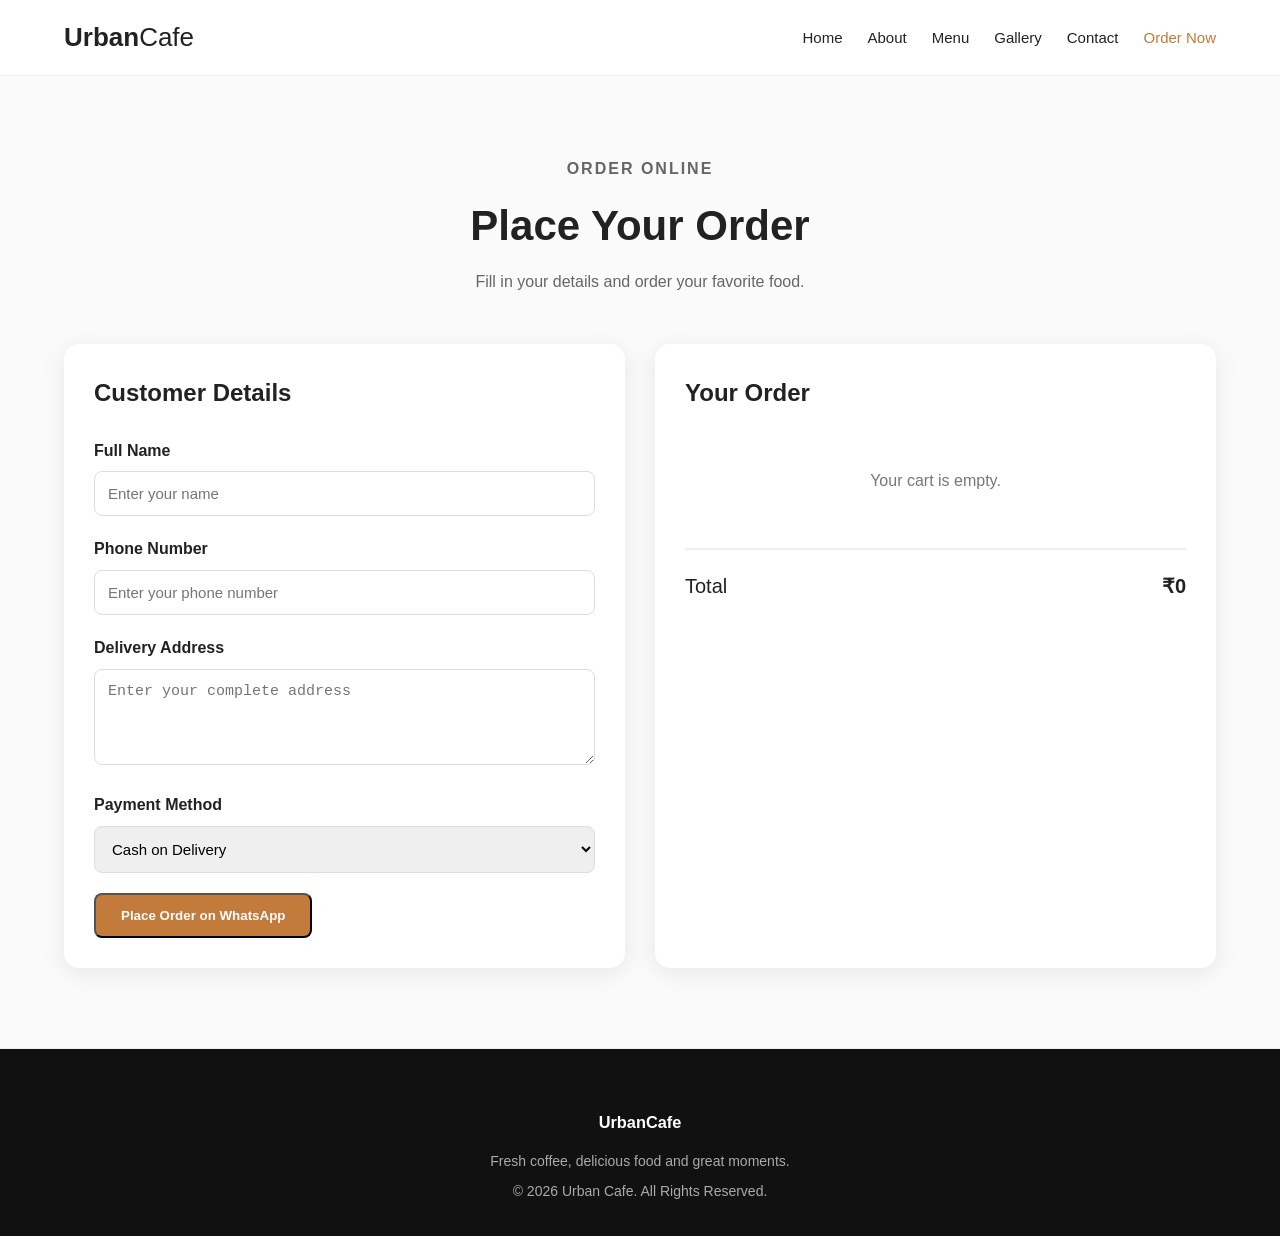
<file: order.html>
<!DOCTYPE html>
<html lang="en">
<head>
    <meta charset="UTF-8">
    <meta name="viewport" content="width=device-width, initial-scale=1.0">

    <title>Order Online | Urban Cafe</title>
    <meta name="description" content="Order your favorite food and coffee from Urban Cafe.">

    <link rel="icon" type="image/png" href="Images/cafe-icon.png">

    
    <link rel="stylesheet" href="CSS/style.css">
</head>

<body>

<header class="header">
    <div class="container navbar">

        <a href="index.html" class="logo">Urban<span>Cafe</span></a>

        <button class="menu-toggle" id="menu-toggle">
    ☰
</button>

        <nav class="nav" id="main-nav">
            <a href="index.html">Home</a>
            <a href="about.html">About</a>
            <a href="menu.html">Menu</a>
            <a href="gallery.html">Gallery</a>
            <a href="contact.html">Contact</a>
            <a href="order.html" class="active-nav">Order Now</a>
        </nav>

    </div>
</header>


<section class="order-section">

    <div class="container">

        <div class="section-heading">
            <p class="section-tag">ORDER ONLINE</p>
            <h1>Place Your Order</h1>
            <p>Fill in your details and order your favorite food.</p>
        </div>


        <div class="order-layout">

            <!-- Customer Details -->

            <div class="order-form-box">

                <h2>Customer Details</h2>

                <form id="order-form">

                    <div class="form-group">
                        <label for="customer-name">Full Name</label>
                        <input 
                            type="text"
                            id="customer-name"
                            placeholder="Enter your name"
                            required
                        >
                    </div>


                    <div class="form-group">
                        <label for="customer-phone">Phone Number</label>
                        <input 
                            type="tel"
                            id="customer-phone"
                            placeholder="Enter your phone number"
                            required
                        >
                    </div>


                    <div class="form-group">
                        <label for="customer-address">Delivery Address</label>
                        <textarea 
                            id="customer-address"
                            rows="4"
                            placeholder="Enter your complete address"
                            required
                        ></textarea>
                    </div>


                    <div class="form-group">
                        <label for="payment-method">Payment Method</label>

                        <select id="payment-method">

                            <option value="Cash on Delivery">
                                Cash on Delivery
                            </option>

                            <option value="UPI">
                                UPI
                            </option>

                        </select>

                    </div>


                    <button type="submit" class="btn primary-btn">
                        Place Order on WhatsApp
                    </button>

                </form>

            </div>


            <!-- Order Summary -->

            <div class="order-summary">

                <h2>Your Order</h2>

                <div id="order-items">
                    <!-- Cart items will appear here -->
                </div>

                <div class="order-total">
                    <span>Total</span>
                    <strong>₹<span id="order-total">0</span></strong>
                </div>

                <a href="menu.html" class="btn secondary-btn">
                    ← Continue Shopping
                </a>

            </div>

        </div>

    </div>

</section>


<footer class="footer">

    <div class="container">

        <h3>UrbanCafe</h3>

        <p>
            Fresh coffee, delicious food and great moments.
        </p>

        <p>
            © 2026 Urban Cafe. All Rights Reserved.
        </p>

    </div>

</footer>


<script src="js/cart.js"></script>

<script>

document.addEventListener("DOMContentLoaded", function () {

    const cart = JSON.parse(localStorage.getItem("urbanCafeCart")) || [];

    const orderItems = document.getElementById("order-items");
    const orderTotal = document.getElementById("order-total");

    let total = 0;

    if (cart.length === 0) {

        orderItems.innerHTML = `
            <p class="empty-order">
                Your cart is empty.
            </p>
        `;

    } else {

        cart.forEach(item => {

            const itemTotal = item.price * item.quantity;

            total += itemTotal;

            const div = document.createElement("div");

            div.classList.add("order-item");

            div.innerHTML = `
                <div>
                    <strong>${item.name}</strong>
                    <p>₹${item.price} × ${item.quantity}</p>
                </div>

                <strong>₹${itemTotal}</strong>
            `;

            orderItems.appendChild(div);

        });

    }

    orderTotal.textContent = total;


    document.getElementById("order-form").addEventListener("submit", function (event) {

        event.preventDefault();

        if (cart.length === 0) {

            alert("Your cart is empty. Please add items first.");

            return;

        }


        const name =
            document.getElementById("customer-name").value;

        const phone =
            document.getElementById("customer-phone").value;

        const address =
            document.getElementById("customer-address").value;

        const payment =
            document.getElementById("payment-method").value;


        let message = `Hello Urban Cafe!%0A%0A`;

        message += `*New Order*%0A%0A`;

        message += `Name: ${name}%0A`;

        message += `Phone: ${phone}%0A`;

        message += `Address: ${address}%0A`;

        message += `Payment: ${payment}%0A%0A`;

        message += `*Order Details:*%0A`;


        cart.forEach(item => {

            message += `${item.name} × ${item.quantity} = ₹${item.price * item.quantity}%0A`;

        });


        message += `%0A*Total: ₹${total}*`;


        // Replace this number with the cafe's WhatsApp number
        const whatsappNumber = "919999999999";


        const whatsappURL =
            `https://wa.me/${whatsappNumber}?text=${message}`;


        window.open(whatsappURL, "_blank");

    });

});

</script>

<script src="js/main.js"></script>

</body>
</html>
</file>
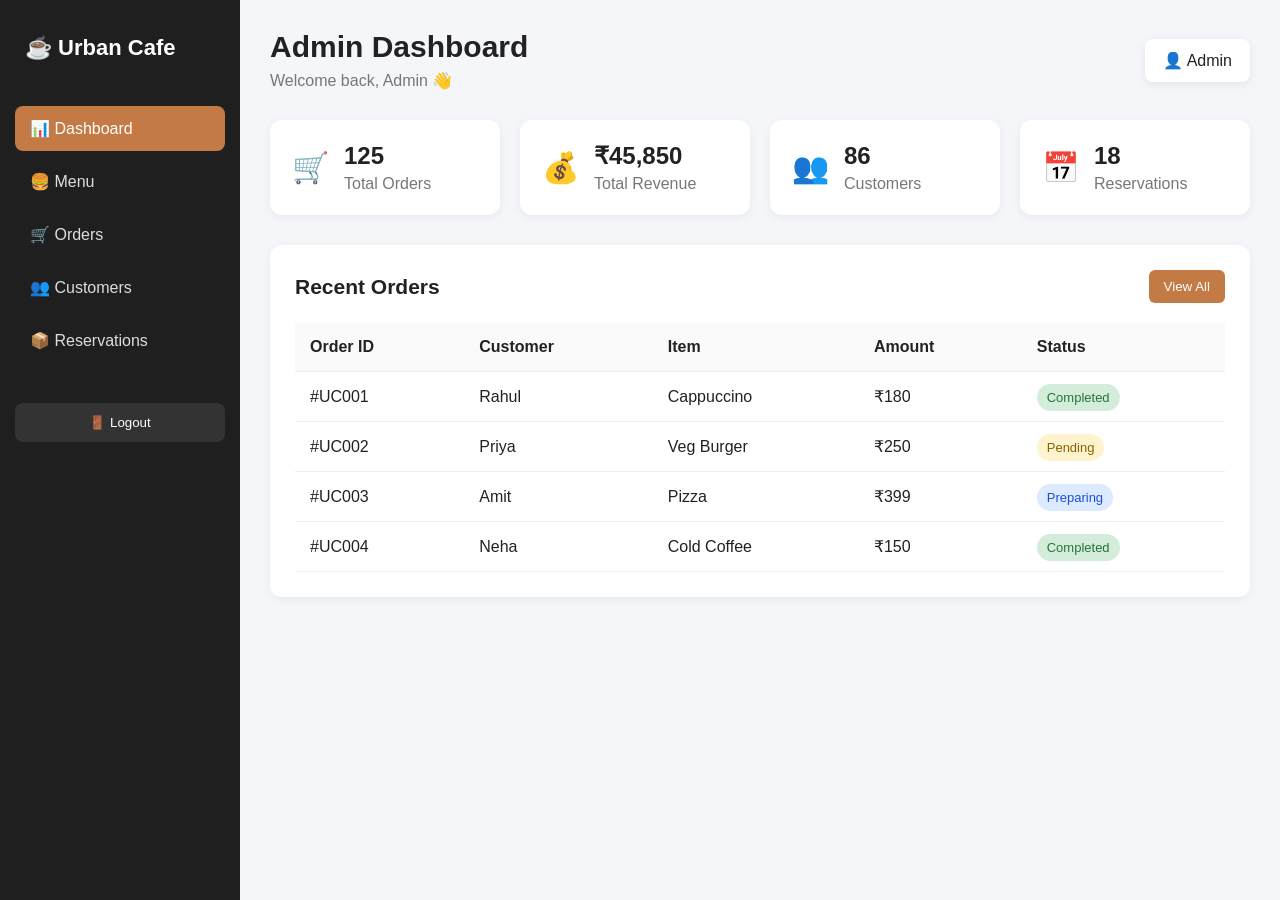
<file: admin/admin.html>
<!DOCTYPE html>
<html lang="en">
<head>
    <meta charset="UTF-8">
    <meta name="viewport" content="width=device-width, initial-scale=1.0">
    <title>Urban Cafe - Admin Dashboard</title>
    <link rel="stylesheet" href="admin.css">
</head>
<body>

    <!-- Sidebar -->
    <aside class="sidebar">
        <div class="logo">
            ☕ Urban Cafe
        </div>

        <nav>
            <a href="#" class="active">📊 Dashboard</a>
            <a href="#">🍔 Menu</a>
            <a href="#">🛒 Orders</a>
            <a href="#">👥 Customers</a>
            <a href="#">📦 Reservations</a>
        </nav>

        <button id="logoutBtn" class="logout-btn">
            🚪 Logout
        </button>
    </aside>

    <!-- Main Content -->
    <main class="main-content">

        <!-- Topbar -->
        <header class="topbar">
            <div>
                <h1>Admin Dashboard</h1>
                <p>Welcome back, Admin 👋</p>
            </div>

            <div class="admin-profile">
                👤 <span id="adminName">Admin</span>
            </div>
        </header>

        <!-- Stats -->
        <section class="stats">

            <div class="stat-card">
                <div class="stat-icon">🛒</div>
                <div>
                    <h3>125</h3>
                    <p>Total Orders</p>
                </div>
            </div>

            <div class="stat-card">
                <div class="stat-icon">💰</div>
                <div>
                    <h3>₹45,850</h3>
                    <p>Total Revenue</p>
                </div>
            </div>

            <div class="stat-card">
                <div class="stat-icon">👥</div>
                <div>
                    <h3>86</h3>
                    <p>Customers</p>
                </div>
            </div>

            <div class="stat-card">
                <div class="stat-icon">📅</div>
                <div>
                    <h3>18</h3>
                    <p>Reservations</p>
                </div>
            </div>

        </section>

        <!-- Recent Orders -->
        <section class="dashboard-card">

            <div class="section-header">
                <h2>Recent Orders</h2>
                <button class="view-btn">View All</button>
            </div>

            <div class="table-container">
                <table>
                    <thead>
                        <tr>
                            <th>Order ID</th>
                            <th>Customer</th>
                            <th>Item</th>
                            <th>Amount</th>
                            <th>Status</th>
                        </tr>
                    </thead>

                    <tbody>
                        <tr>
                            <td>#UC001</td>
                            <td>Rahul</td>
                            <td>Cappuccino</td>
                            <td>₹180</td>
                            <td><span class="status completed">Completed</span></td>
                        </tr>

                        <tr>
                            <td>#UC002</td>
                            <td>Priya</td>
                            <td>Veg Burger</td>
                            <td>₹250</td>
                            <td><span class="status pending">Pending</span></td>
                        </tr>

                        <tr>
                            <td>#UC003</td>
                            <td>Amit</td>
                            <td>Pizza</td>
                            <td>₹399</td>
                            <td><span class="status preparing">Preparing</span></td>
                        </tr>

                        <tr>
                            <td>#UC004</td>
                            <td>Neha</td>
                            <td>Cold Coffee</td>
                            <td>₹150</td>
                            <td><span class="status completed">Completed</span></td>
                        </tr>
                    </tbody>
                </table>
            </div>

        </section>

    </main>

    <script src="admin.js"></script>

</body>
</html>
</file>
<file: CSS/style.css>
/* =========================
   RESET
========================= */

* {
    margin: 0;
    padding: 0;
    box-sizing: border-box;
}

html {
    scroll-behavior: smooth;
}

body {
    font-family: Arial, sans-serif;
    background: #fff;
    color: #222;
    line-height: 1.6;
}

a {
    text-decoration: none;
    color: inherit;
}


/* =========================
   CONTAINER
========================= */

.container {
    width: 90%;
    max-width: 1200px;
    margin: auto;
}


/* =========================
   HEADER
========================= */

.header {
    width: 100%;
    background: #ffffff;
    border-bottom: 1px solid #eeeeee;
}

.navbar {
    min-height: 75px;

    display: flex;
    align-items: center;
    justify-content: space-between;
    gap: 30px;
}


/* LOGO */

.logo {
    font-size: 26px;
    font-weight: 700;
}

.logo span {
    font-weight: 400;
}


/* NAVIGATION */

.nav {
    display: flex;
    gap: 25px;
}

.nav a {
    font-size: 15px;
    transition: 0.3s;
}

.nav a:hover {
    opacity: 0.6;
}


/* ORDER BUTTON */

.order-btn {
    padding: 10px 20px;
    border: 1px solid #222;
    border-radius: 5px;

    font-size: 14px;
    font-weight: 600;

    transition: 0.3s;
}

.order-btn:hover {
    background: #222;
    color: #fff;
}


/* =========================
   HERO
========================= */

.hero {
    min-height: 650px;

    display: flex;
    align-items: center;

    background:
        linear-gradient(
            rgba(0, 0, 0, 0.45),
            rgba(0, 0, 0, 0.45)
        ),
        url("../Images/hero.jpg");

    background-size: cover;
    background-position: center;
}

.hero-content {
    color: #fff;
}

.hero-text {
    max-width: 650px;
}

.subtitle {
    font-size: 14px;
    letter-spacing: 3px;
    margin-bottom: 15px;
}

.hero h1 {
    font-size: 60px;
    line-height: 1.1;
    margin-bottom: 20px;
}

.hero p {
    font-size: 18px;
    max-width: 550px;
}


/* HERO BUTTONS */

.hero-buttons {
    margin-top: 30px;

    display: flex;
    gap: 15px;
}

.primary-btn,
.secondary-btn {
    display: inline-block;

    padding: 13px 25px;

    border-radius: 5px;

    font-weight: 600;

    transition: 0.3s;
}

.primary-btn {
    background: #fff;
    color: #222;
}

.secondary-btn {
    border: 1px solid #fff;
    color: #fff;
}

.primary-btn:hover {
    opacity: 0.8;
}

.secondary-btn:hover {
    background: #fff;
    color: #222;
}


/* =========================
   FOOTER
========================= */

.footer {
    padding: 25px 0;

    text-align: center;

    border-top: 1px solid #eeeeee;

    font-size: 14px;
}


/* =========================
   MOBILE
========================= */

@media (max-width: 768px) {

    .navbar {
        flex-wrap: wrap;
        padding: 15px 0;
    }

    .nav {
        order: 3;
        width: 100%;

        justify-content: center;

        gap: 15px;

        flex-wrap: wrap;
    }

    .hero {
        min-height: 550px;
    }

    .hero h1 {
        font-size: 42px;
    }

    .hero p {
        font-size: 16px;
    }

    .hero-buttons {
        flex-direction: column;
        align-items: flex-start;
    }

}

/* =========================
   GENERAL SECTIONS
========================= */

.section {
    padding: 90px 0;
}

.section-heading {
    text-align: center;
    max-width: 650px;
    margin: 0 auto 50px;
}

.section-subtitle {
    font-size: 13px;
    letter-spacing: 3px;
    font-weight: 700;
    margin-bottom: 10px;
}

.section-heading h2 {
    font-size: 42px;
    margin-bottom: 15px;
}

.section-heading p {
    color: #666;
}


/* =========================
   PRODUCTS
========================= */

.product-grid {
    display: grid;

    grid-template-columns: repeat(3, 1fr);

    gap: 30px;
}

.product-card {
    background: #fff;

    border: 1px solid #eee;

    border-radius: 10px;

    overflow: hidden;

    transition: 0.3s;
}

.product-card:hover {
    transform: translateY(-5px);

    box-shadow: 0 15px 35px rgba(0, 0, 0, 0.08);
}

.product-image {
    height: 230px;

    overflow: hidden;
}

.product-image img {
    width: 100%;
    height: 100%;

    object-fit: cover;

    transition: 0.4s;
}

.product-card:hover img {
    transform: scale(1.05);
}

.product-content {
    padding: 25px;
}

.product-content h3 {
    margin-bottom: 10px;
    font-size: 21px;
}

.product-content p {
    color: #666;
    font-size: 14px;
}

.product-bottom {
    display: flex;

    justify-content: space-between;

    align-items: center;

    margin-top: 20px;
}

.product-bottom strong {
    font-size: 20px;
}

.product-bottom a {
    font-weight: 600;
}


/* =========================
   BUTTON
========================= */

.center-button {
    text-align: center;

    margin-top: 45px;
}

.primary-dark-btn {
    display: inline-block;

    background: #222;

    color: #fff;

    padding: 13px 25px;

    border-radius: 5px;

    font-weight: 600;

    transition: 0.3s;
}

.primary-dark-btn:hover {
    opacity: 0.8;
}


/* =========================
   ABOUT
========================= */

.about-section {
    padding: 90px 0;

    background: #f7f7f7;
}

.about-grid {
    display: grid;

    grid-template-columns: 1fr 1fr;

    gap: 60px;

    align-items: center;
}

.about-image img {
    width: 100%;

    height: 500px;

    object-fit: cover;

    border-radius: 10px;
}

.about-content h2 {
    font-size: 42px;

    margin-bottom: 20px;
}

.about-content p {
    color: #666;

    margin-bottom: 20px;
}


/* =========================
   FEATURES
========================= */

.features-grid {
    display: grid;

    grid-template-columns: repeat(4, 1fr);

    gap: 25px;
}

.feature-card {
    text-align: center;

    padding: 35px 20px;

    border: 1px solid #eee;

    border-radius: 10px;

    transition: 0.3s;
}

.feature-card:hover {
    transform: translateY(-5px);

    box-shadow: 0 10px 30px rgba(0, 0, 0, 0.06);
}

.feature-icon {
    font-size: 35px;

    margin-bottom: 15px;
}

.feature-card h3 {
    margin-bottom: 10px;
}

.feature-card p {
    color: #666;

    font-size: 14px;
}


/* =========================
   TESTIMONIALS
========================= */

.testimonial-section {
    padding: 90px 0;

    background: #f7f7f7;
}

.testimonial-grid {
    display: grid;

    grid-template-columns: repeat(3, 1fr);

    gap: 30px;
}

.testimonial-card {
    background: #fff;

    padding: 30px;

    border-radius: 10px;

    border: 1px solid #eee;
}

.stars {
    margin-bottom: 15px;

    letter-spacing: 3px;
}

.testimonial-card p {
    color: #555;

    font-style: italic;

    margin-bottom: 20px;
}

.testimonial-card h4 {
    font-size: 15px;
}


/* =========================
   CTA
========================= */

.cta-section {
    padding: 100px 20px;

    text-align: center;

    background: #222;

    color: #fff;
}

.cta-content {
    max-width: 700px;
}

.cta-section h2 {
    font-size: 45px;

    margin-bottom: 15px;
}

.cta-section p {
    margin-bottom: 25px;

    opacity: 0.8;
}


/* =========================
   FOOTER
========================= */

.footer {
    padding-top: 60px;

    background: #111;

    color: #fff;
}

.footer-grid {
    display: grid;

    grid-template-columns: 2fr 1fr 1fr;

    gap: 50px;

    padding-bottom: 50px;
}

.footer .logo {
    display: inline-block;

    margin-bottom: 15px;
}

.footer p {
    color: #aaa;

    margin-bottom: 8px;

    font-size: 14px;
}

.footer h3 {
    margin-bottom: 15px;
}

.footer-grid > div > a:not(.logo) {
    display: block;

    color: #aaa;

    margin-bottom: 8px;

    font-size: 14px;
}

.footer-bottom {
    padding: 20px;

    text-align: center;

    border-top: 1px solid #333;
}


/* =========================
   RESPONSIVE
========================= */

@media (max-width: 900px) {

    .product-grid {
        grid-template-columns: repeat(2, 1fr);
    }

    .features-grid {
        grid-template-columns: repeat(2, 1fr);
    }

    .about-grid {
        grid-template-columns: 1fr;
    }

    .testimonial-grid {
        grid-template-columns: 1fr;
    }

    .footer-grid {
        grid-template-columns: 1fr 1fr;
    }

}


@media (max-width: 600px) {

    .section {
        padding: 65px 0;
    }

    .section-heading h2 {
        font-size: 32px;
    }

    .product-grid {
        grid-template-columns: 1fr;
    }

    .features-grid {
        grid-template-columns: 1fr;
    }

    .about-image img {
        height: 350px;
    }

    .about-content h2 {
        font-size: 32px;
    }

    .cta-section h2 {
        font-size: 32px;
    }

    .footer-grid {
        grid-template-columns: 1fr;
    }

}

/* =========================
   MENU PAGE
========================= */

.menu-section {
    padding: 90px 0;
    background: #fafafa;
}


/* CATEGORY BUTTONS */

.category-buttons {
    display: flex;

    justify-content: center;

    flex-wrap: wrap;

    gap: 12px;

    margin-bottom: 50px;
}

.category-btn {
    padding: 11px 22px;

    border: 1px solid #ddd;

    background: #fff;

    border-radius: 5px;

    cursor: pointer;

    font-size: 14px;

    transition: 0.3s;
}

.category-btn:hover,
.category-btn.active {
    background: #222;

    color: #fff;

    border-color: #222;
}


/* MENU GRID */

.menu-grid {
    display: grid;

    grid-template-columns:
        repeat(4, 1fr);

    gap: 25px;
}


/* MENU CARD */

.menu-card {
    background: #fff;

    border: 1px solid #eee;

    border-radius: 10px;

    overflow: hidden;

    transition: 0.3s;
}

.menu-card:hover {
    transform: translateY(-5px);

    box-shadow:
        0 15px 35px
        rgba(0, 0, 0, 0.08);
}

.menu-card img {
    width: 100%;

    height: 220px;

    object-fit: cover;
}

.menu-card-content {
    padding: 20px;
}

.menu-card-content h3 {
    margin-bottom: 8px;
}

.menu-card-content p {
    color: #666;

    font-size: 14px;

    min-height: 45px;
}


/* PRICE */

.menu-price {
    display: flex;

    align-items: center;

    justify-content: space-between;

    margin-top: 20px;
}

.menu-price strong {
    font-size: 19px;
}


/* ADD CART */

.add-cart {
    border: none;

    background: #222;

    color: #fff;

    padding: 9px 15px;

    border-radius: 5px;

    cursor: pointer;

    transition: 0.3s;
}

.add-cart:hover {
    opacity: 0.75;
}


/* =========================
   CART
========================= */

.cart-summary {
    max-width: 700px;

    margin: 70px auto 0;

    padding: 30px;

    background: #fff;

    border: 1px solid #eee;

    border-radius: 10px;
}

.cart-summary h2 {
    margin-bottom: 25px;
}

#cart-items {
    border-top: 1px solid #eee;

    border-bottom: 1px solid #eee;

    padding: 15px 0;

    margin-bottom: 20px;
}

.cart-item {
    display: flex;

    align-items: center;

    justify-content: space-between;

    gap: 15px;

    padding: 12px 0;

    border-bottom: 1px solid #eee;
}

.cart-item:last-child {
    border-bottom: none;
}

.cart-item-info {
    flex: 1;
}

.cart-item-info h4 {
    margin-bottom: 4px;
}

.cart-item-info p {
    color: #666;

    font-size: 13px;
}

.cart-controls {
    display: flex;

    align-items: center;

    gap: 8px;
}

.cart-controls button {
    width: 30px;

    height: 30px;

    border: 1px solid #ddd;

    background: #fff;

    cursor: pointer;

    border-radius: 4px;
}

.remove-item {
    color: #c00;

    border: none !important;

    background: transparent !important;
}


/* TOTAL */

.cart-total {
    display: flex;

    justify-content: space-between;

    font-size: 20px;

    margin-bottom: 20px;
}


/* CART BUTTONS */

.clear-cart-btn,
.checkout-btn {
    display: inline-block;

    padding: 11px 20px;

    border-radius: 5px;

    cursor: pointer;

    font-weight: 600;
}

.clear-cart-btn {
    border: 1px solid #ddd;

    background: #fff;
}

.checkout-btn {
    background: #222;

    color: #fff;

    margin-left: 10px;
}


/* CART COUNT */

#cart-count {
    display: inline-flex;

    justify-content: center;

    align-items: center;

    min-width: 20px;

    height: 20px;

    padding: 0 5px;

    margin-left: 4px;

    background: #222;

    color: #fff;

    border-radius: 50%;

    font-size: 11px;
}


/* MOBILE */

@media (max-width: 1000px) {

    .menu-grid {
        grid-template-columns:
            repeat(2, 1fr);
    }

}


@media (max-width: 600px) {

    .menu-grid {
        grid-template-columns: 1fr;
    }

    .cart-summary {
        padding: 20px;
    }

    .cart-item {
        flex-wrap: wrap;
    }

    .checkout-btn {
        margin-left: 0;

        margin-top: 10px;
    }

}

/* =========================
   ORDER PAGE
========================= */

.order-section {
    padding: 80px 0;
    background: #fafafa;
    min-height: 70vh;
}

.section-heading {
    text-align: center;
    margin-bottom: 50px;
}

.section-heading h1 {
    font-size: 42px;
    margin: 10px 0;
}

.section-tag {
    color: #c27b3a;
    font-weight: 700;
    letter-spacing: 2px;
}

.order-layout {
    display: grid;
    grid-template-columns: 1fr 1fr;
    gap: 30px;
}

.order-form-box,
.order-summary {
    background: white;
    padding: 30px;
    border-radius: 15px;
    box-shadow: 0 5px 25px rgba(0,0,0,0.08);
}

.order-form-box h2,
.order-summary h2 {
    margin-bottom: 25px;
}

.form-group {
    margin-bottom: 20px;
}

.form-group label {
    display: block;
    margin-bottom: 8px;
    font-weight: 600;
}

.form-group input,
.form-group textarea,
.form-group select {
    width: 100%;
    padding: 13px;
    border: 1px solid #ddd;
    border-radius: 8px;
    font-size: 15px;
    outline: none;
}

.form-group input:focus,
.form-group textarea:focus,
.form-group select:focus {
    border-color: #c27b3a;
}

.order-item {
    display: flex;
    justify-content: space-between;
    align-items: center;
    padding: 15px 0;
    border-bottom: 1px solid #eee;
}

.order-item p {
    margin-top: 5px;
    color: #777;
    font-size: 14px;
}

.order-total {
    display: flex;
    justify-content: space-between;
    font-size: 20px;
    margin: 25px 0;
    padding-top: 20px;
    border-top: 2px solid #eee;
}

.empty-order {
    text-align: center;
    padding: 30px;
    color: #777;
}

.active-nav {
    color: #c27b3a !important;
}


/* Mobile */

@media (max-width: 768px) {

    .order-layout {
        grid-template-columns: 1fr;
    }

    .section-heading h1 {
        font-size: 32px;
    }

    .order-form-box,
    .order-summary {
        padding: 20px;
    }

}

/* =========================
   ABOUT PAGE
========================= */

.about-hero {
    padding: 100px 20px;
    text-align: center;
    background: #f5eee7;
}

.about-hero h1 {
    font-size: 48px;
    margin: 15px 0;
}

.about-hero p:not(.section-tag) {
    max-width: 650px;
    margin: auto;
    font-size: 18px;
    color: #666;
}


/* OUR STORY */

.about-story {
    padding: 90px 0;
}

.about-story-grid {
    display: grid;
    grid-template-columns: 1fr 1fr;
    gap: 60px;
    align-items: center;
}

.about-image img {
    width: 100%;
    height: 450px;
    object-fit: cover;
    border-radius: 18px;
}

.about-content h2 {
    font-size: 38px;
    margin: 10px 0 25px;
}

.about-content p {
    color: #666;
    line-height: 1.8;
    margin-bottom: 18px;
}


/* MISSION */

.mission-section {
    padding: 80px 20px;
    background: #f5eee7;
}

.mission-box {
    max-width: 850px;
    text-align: center;
}

.mission-box h2 {
    font-size: 36px;
    margin: 15px 0;
}

.mission-box p:last-child {
    color: #666;
    line-height: 1.8;
    font-size: 17px;
}


/* WHY CHOOSE US */

.why-section {
    padding: 90px 0;
}

.features-grid {
    display: grid;
    grid-template-columns: repeat(4, 1fr);
    gap: 25px;
}

.feature-card {
    padding: 30px 20px;
    background: #fff;
    text-align: center;
    border-radius: 15px;
    box-shadow: 0 5px 25px rgba(0, 0, 0, 0.07);
    transition: 0.3s;
}

.feature-card:hover {
    transform: translateY(-8px);
}

.feature-icon {
    font-size: 40px;
    margin-bottom: 15px;
}

.feature-card h3 {
    margin-bottom: 10px;
}

.feature-card p {
    color: #777;
    line-height: 1.6;
}


/* MOBILE */

@media (max-width: 900px) {

    .about-story-grid {
        grid-template-columns: 1fr;
        gap: 35px;
    }

    .features-grid {
        grid-template-columns: repeat(2, 1fr);
    }

    .about-hero h1 {
        font-size: 38px;
    }

}


@media (max-width: 600px) {

    .features-grid {
        grid-template-columns: 1fr;
    }

    .about-image img {
        height: 300px;
    }

    .about-content h2 {
        font-size: 30px;
    }

    .mission-box h2 {
        font-size: 28px;
    }

}

/* =========================
   GALLERY PAGE
========================= */

.gallery-hero {
    padding: 100px 20px;
    text-align: center;
    background: #f5eee7;
}

.gallery-hero h1 {
    font-size: 48px;
    margin: 15px 0;
}

.gallery-hero p:not(.section-tag) {
    color: #666;
    font-size: 18px;
}


/* GALLERY SECTION */

.gallery-section {
    padding: 80px 0;
}


/* FILTER BUTTONS */

.gallery-filters {
    display: flex;
    justify-content: center;
    gap: 12px;
    margin-bottom: 40px;
    flex-wrap: wrap;
}

.gallery-filter {
    border: none;
    padding: 11px 22px;
    border-radius: 30px;
    background: #eee;
    cursor: pointer;
    font-size: 15px;
    transition: 0.3s;
}

.gallery-filter:hover {
    transform: translateY(-2px);
}

.gallery-filter.active {
    background: #c27b3a;
    color: white;
}


/* IMAGE GRID */

.gallery-grid {
    display: grid;
    grid-template-columns: repeat(3, 1fr);
    gap: 20px;
}

.gallery-item {
    position: relative;
    height: 300px;
    overflow: hidden;
    border-radius: 15px;
    cursor: pointer;
}

.gallery-item img {
    width: 100%;
    height: 100%;
    object-fit: cover;
    transition: transform 0.5s ease;
}

.gallery-item:hover img {
    transform: scale(1.08);
}


/* OVERLAY */

.gallery-overlay {
    position: absolute;
    left: 0;
    right: 0;
    bottom: 0;

    padding: 25px 20px;

    background: linear-gradient(
        transparent,
        rgba(0, 0, 0, 0.8)
    );

    color: white;

    transform: translateY(10px);
    opacity: 0;

    transition: 0.3s;
}

.gallery-item:hover .gallery-overlay {
    transform: translateY(0);
    opacity: 1;
}

.gallery-overlay h3 {
    margin-bottom: 5px;
}

.gallery-overlay p {
    font-size: 14px;
}


/* RESPONSIVE */

@media (max-width: 900px) {

    .gallery-grid {
        grid-template-columns: repeat(2, 1fr);
    }

    .gallery-hero h1 {
        font-size: 38px;
    }

}


@media (max-width: 600px) {

    .gallery-grid {
        grid-template-columns: 1fr;
    }

    .gallery-item {
        height: 280px;
    }

    .gallery-hero {
        padding: 70px 20px;
    }

}

/* =========================
   CONTACT PAGE
========================= */

.contact-hero {
    padding: 100px 20px;
    text-align: center;
    background: #f5eee7;
}

.contact-hero h1 {
    font-size: 48px;
    margin: 15px 0;
}

.contact-hero p:not(.section-tag) {
    color: #666;
    font-size: 18px;
}


/* CONTACT SECTION */

.contact-section {
    padding: 90px 0;
}

.contact-grid {
    display: grid;
    grid-template-columns: 1fr 1fr;
    gap: 60px;
    align-items: start;
}

.contact-info h2 {
    font-size: 38px;
    margin: 10px 0 20px;
}

.contact-intro {
    color: #666;
    line-height: 1.8;
    margin-bottom: 30px;
    max-width: 500px;
}


/* CONTACT DETAILS */

.contact-detail {
    display: flex;
    gap: 18px;
    margin-bottom: 25px;
    align-items: flex-start;
}

.contact-icon {
    width: 50px;
    height: 50px;
    min-width: 50px;

    display: flex;
    align-items: center;
    justify-content: center;

    background: #f5eee7;
    border-radius: 50%;

    font-size: 22px;
}

.contact-detail h3 {
    margin-bottom: 5px;
}

.contact-detail p {
    color: #666;
    margin: 3px 0;
}


/* CONTACT FORM */

.contact-form-box {
    background: white;
    padding: 35px;

    border-radius: 15px;

    box-shadow:
        0 5px 30px rgba(0, 0, 0, 0.08);
}

.contact-form-box h2 {
    margin-bottom: 25px;
    font-size: 28px;
}

.contact-form-box .form-group {
    margin-bottom: 20px;
}

.contact-form-box label {
    display: block;
    margin-bottom: 8px;
    font-weight: 600;
}

.contact-form-box input,
.contact-form-box textarea {
    width: 100%;

    padding: 13px;

    border: 1px solid #ddd;

    border-radius: 8px;

    font-family: inherit;
    font-size: 15px;

    outline: none;
}

.contact-form-box input:focus,
.contact-form-box textarea:focus {
    border-color: #c27b3a;
}


/* MAP */

.map-section {
    padding: 0 0 90px;
}

.map-container {
    overflow: hidden;
    border-radius: 15px;

    box-shadow:
        0 5px 25px rgba(0, 0, 0, 0.08);
}

.map-container iframe {
    display: block;
}


/* MOBILE */

@media (max-width: 900px) {

    .contact-grid {
        grid-template-columns: 1fr;
        gap: 40px;
    }

    .contact-hero h1 {
        font-size: 38px;
    }

}


@media (max-width: 600px) {

    .contact-hero {
        padding: 70px 20px;
    }

    .contact-form-box {
        padding: 25px 20px;
    }

    .contact-info h2 {
        font-size: 30px;
    }

}


/* =========================
   MOBILE NAVIGATION
========================= */

.menu-toggle {
    display: none;

    background: transparent;
    border: none;

    font-size: 28px;
    cursor: pointer;

    color: #222;
}


/* MOBILE */

@media (max-width: 768px) {

    .navbar {
        position: relative;
    }

    .menu-toggle {
        display: block;
    }

    .navbar nav {
        display: none;

        position: absolute;

        top: 100%;
        left: 0;
        right: 0;

        background: white;

        flex-direction: column;

        padding: 20px;

        box-shadow:
            0 10px 25px rgba(0, 0, 0, 0.08);

        z-index: 1000;
    }

    .navbar nav.show {
        display: flex;
    }

    .navbar nav a {
        padding: 12px 0;
        border-bottom: 1px solid #eee;
    }

}

/* =========================
   BACK TO TOP
========================= */

#back-to-top {

    position: fixed;

    right: 25px;
    bottom: 25px;

    width: 45px;
    height: 45px;

    border: none;
    border-radius: 50%;

    background: #c27b3a;
    color: white;

    font-size: 22px;

    cursor: pointer;

    opacity: 0;
    visibility: hidden;

    transform: translateY(20px);

    transition: 0.3s;

    z-index: 999;
}


#back-to-top.show {

    opacity: 1;
    visibility: visible;

    transform: translateY(0);

}


#back-to-top:hover {

    transform: translateY(-5px);

}


/* =========================
   SCROLL ANIMATION
========================= */

.reveal {

    opacity: 0;

    transform: translateY(30px);

    transition:
        opacity 0.7s ease,
        transform 0.7s ease;

}


.reveal.visible {

    opacity: 1;

    transform: translateY(0);

}

html {
    scroll-behavior: smooth;
}

/* =========================
   BUTTON POLISH
========================= */

.btn {

    display: inline-block;

    padding: 13px 25px;

    border-radius: 8px;

    text-decoration: none;

    font-weight: 600;

    transition:
        transform 0.3s ease,
        box-shadow 0.3s ease;

}


.btn:hover {

    transform: translateY(-3px);

    box-shadow:
        0 8px 20px rgba(0, 0, 0, 0.12);

}


.primary-btn {

    background: #c27b3a;
    color: white;

}


.primary-btn:hover {

    background: #a9642e;

}

/* =========================
   MOBILE MENU FIX
========================= */

.menu-toggle {
    display: none;
    border: none;
    background: transparent;
    font-size: 30px;
    cursor: pointer;
}


@media (max-width: 768px) {

    .navbar {
        position: relative;
    }

    .menu-toggle {
        display: block;
    }

    .navbar .nav {
        display: none;

        position: absolute;
        top: 100%;
        left: 0;

        width: 100%;

        flex-direction: column;

        background: white;

        padding: 20px;

        box-shadow: 0 8px 20px rgba(0, 0, 0, 0.1);

        z-index: 999;
    }

    .navbar .nav.show {
        display: flex;
    }

    .navbar .nav a {
        display: block;
        padding: 12px 0;
    }

}

/* =========================
   BACK TO TOP
========================= */

#back-to-top {
    position: fixed;
    right: 20px;
    bottom: 20px;
    width: 45px;
    height: 45px;
    border: none;
    border-radius: 50%;
    background: #6f4e37;
    color: white;
    font-size: 22px;
    cursor: pointer;
    display: none;
    z-index: 999;
    box-shadow: 0 5px 15px rgba(0, 0, 0, 0.2);
}

#back-to-top.show {
    display: block;
}

#back-to-top:hover {
    transform: translateY(-3px);
}

html {
    scroll-behavior: smooth;
}

/* =========================
   SCROLL REVEAL
========================= */

.reveal {
    opacity: 0;
    transform: translateY(30px);
    transition: opacity 0.7s ease, transform 0.7s ease;
}

.reveal.active {
    opacity: 1;
    transform: translateY(0);
}

.btn,
.order-btn,
.add-to-cart {
    transition: transform 0.25s ease, box-shadow 0.25s ease;
}

.btn:hover,
.order-btn:hover,
.add-to-cart:hover {
    transform: translateY(-2px);
}

/* =========================
   FINAL RESPONSIVE POLISH
========================= */

@media (max-width: 768px) {

    .container {
        width: 92%;
        margin: auto;
    }

    .navbar {
        min-height: 70px;
    }

    .logo {
        font-size: 22px;
    }

    .order-btn {
        display: none;
    }

    .hero {
        min-height: 80vh;
        padding: 80px 0;
        text-align: center;
    }

    .hero h1 {
        font-size: 38px;
        line-height: 1.15;
    }

    .hero p {
        font-size: 16px;
    }

    .about-story-grid {
        grid-template-columns: 1fr;
        gap: 30px;
    }

    .about-image img {
        width: 100%;
        height: auto;
    }

    .features-grid {
        grid-template-columns: 1fr;
        gap: 20px;
    }

    .gallery-grid {
        grid-template-columns: 1fr;
    }

    .order-layout {
        grid-template-columns: 1fr;
    }

    .contact-grid {
        grid-template-columns: 1fr;
    }

    .section-heading h2 {
        font-size: 30px;
    }

    .cta-section {
        padding: 60px 20px;
        text-align: center;
    }

}

@media (max-width: 480px) {

    .hero h1 {
        font-size: 32px;
    }

    .hero {
        padding: 70px 0;
    }

    .btn {
        width: 100%;
        text-align: center;
    }

    .product-card {
        width: 100%;
    }

    .feature-card {
        padding: 25px 20px;
    }

    .about-content h2,
    .mission-box h2 {
        font-size: 28px;
    }

    .footer {
        text-align: center;
    }

}

html,
body {
    overflow-x: hidden;
}
</file>
<file: admin/admin.css>
* {
    margin: 0;
    padding: 0;
    box-sizing: border-box;
}

body {
    font-family: Arial, sans-serif;
    background: #f5f6fa;
    color: #222;
    display: flex;
}

/* Sidebar */

.sidebar {
    width: 240px;
    min-height: 100vh;
    background: #1f1f1f;
    color: white;
    padding: 25px 15px;
    position: fixed;
    left: 0;
    top: 0;
}

.logo {
    font-size: 22px;
    font-weight: bold;
    padding: 10px;
    margin-bottom: 35px;
}

.sidebar nav {
    display: flex;
    flex-direction: column;
    gap: 8px;
}

.sidebar nav a {
    color: #ddd;
    text-decoration: none;
    padding: 13px 15px;
    border-radius: 8px;
    transition: 0.3s;
}

.sidebar nav a:hover,
.sidebar nav a.active {
    background: #c47a44;
    color: white;
}

.logout-btn {
    width: 100%;
    margin-top: 40px;
    padding: 12px;
    border: none;
    border-radius: 8px;
    background: #333;
    color: white;
    cursor: pointer;
}

.logout-btn:hover {
    background: #c0392b;
}

/* Main */

.main-content {
    margin-left: 240px;
    width: calc(100% - 240px);
    padding: 30px;
}

/* Topbar */

.topbar {
    display: flex;
    justify-content: space-between;
    align-items: center;
    margin-bottom: 30px;
}

.topbar h1 {
    font-size: 30px;
    margin-bottom: 7px;
}

.topbar p {
    color: #777;
}

.admin-profile {
    background: white;
    padding: 12px 18px;
    border-radius: 8px;
    box-shadow: 0 2px 8px rgba(0,0,0,0.08);
}

/* Stats */

.stats {
    display: grid;
    grid-template-columns: repeat(4, 1fr);
    gap: 20px;
    margin-bottom: 30px;
}

.stat-card {
    background: white;
    padding: 22px;
    border-radius: 12px;
    display: flex;
    align-items: center;
    gap: 15px;
    box-shadow: 0 2px 10px rgba(0,0,0,0.06);
}

.stat-icon {
    font-size: 30px;
}

.stat-card h3 {
    font-size: 24px;
    margin-bottom: 5px;
}

.stat-card p {
    color: #777;
}

/* Dashboard Card */

.dashboard-card {
    background: white;
    padding: 25px;
    border-radius: 12px;
    box-shadow: 0 2px 10px rgba(0,0,0,0.06);
}

.section-header {
    display: flex;
    justify-content: space-between;
    align-items: center;
    margin-bottom: 20px;
}

.section-header h2 {
    font-size: 21px;
}

.view-btn {
    border: none;
    background: #c47a44;
    color: white;
    padding: 9px 15px;
    border-radius: 6px;
    cursor: pointer;
}

/* Table */

.table-container {
    overflow-x: auto;
}

table {
    width: 100%;
    border-collapse: collapse;
}

th,
td {
    padding: 15px;
    text-align: left;
    border-bottom: 1px solid #eee;
}

th {
    background: #fafafa;
}

.status {
    padding: 6px 10px;
    border-radius: 20px;
    font-size: 13px;
}

.completed {
    background: #d4edda;
    color: #26733d;
}

.pending {
    background: #fff3cd;
    color: #856404;
}

.preparing {
    background: #dbeafe;
    color: #1d4ed8;
}

/* Responsive */

@media (max-width: 900px) {

    .stats {
        grid-template-columns: repeat(2, 1fr);
    }

}

@media (max-width: 600px) {

    .sidebar {
        width: 70px;
    }

    .logo {
        font-size: 0;
    }

    .logo:first-letter {
        font-size: 25px;
    }

    .sidebar nav a {
        font-size: 0;
        text-align: center;
    }

    .sidebar nav a:first-letter {
        font-size: 20px;
    }

    .logout-btn {
        font-size: 0;
    }

    .logout-btn:first-letter {
        font-size: 20px;
    }

    .main-content {
        margin-left: 70px;
        width: calc(100% - 70px);
        padding: 20px;
    }

    .stats {
        grid-template-columns: 1fr;
    }

    .topbar {
        align-items: flex-start;
        gap: 15px;
    }
}
</file>
